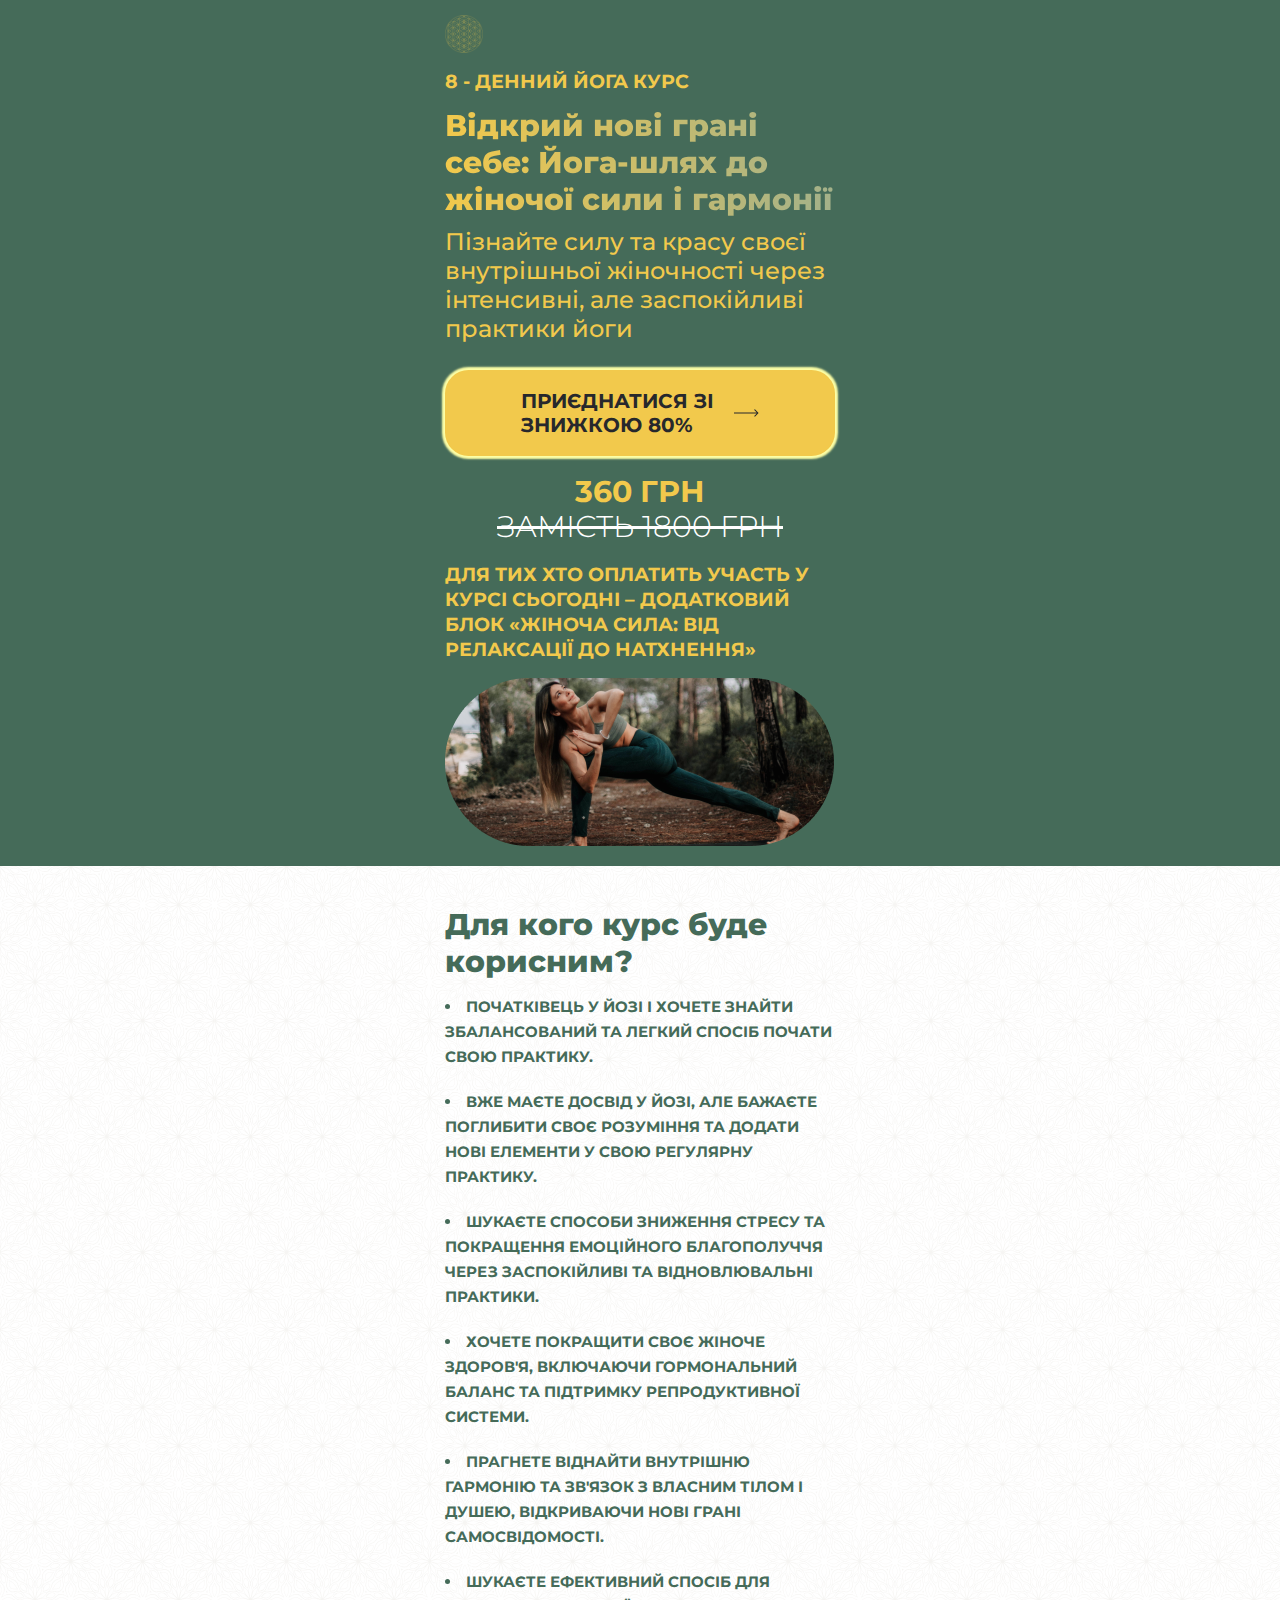
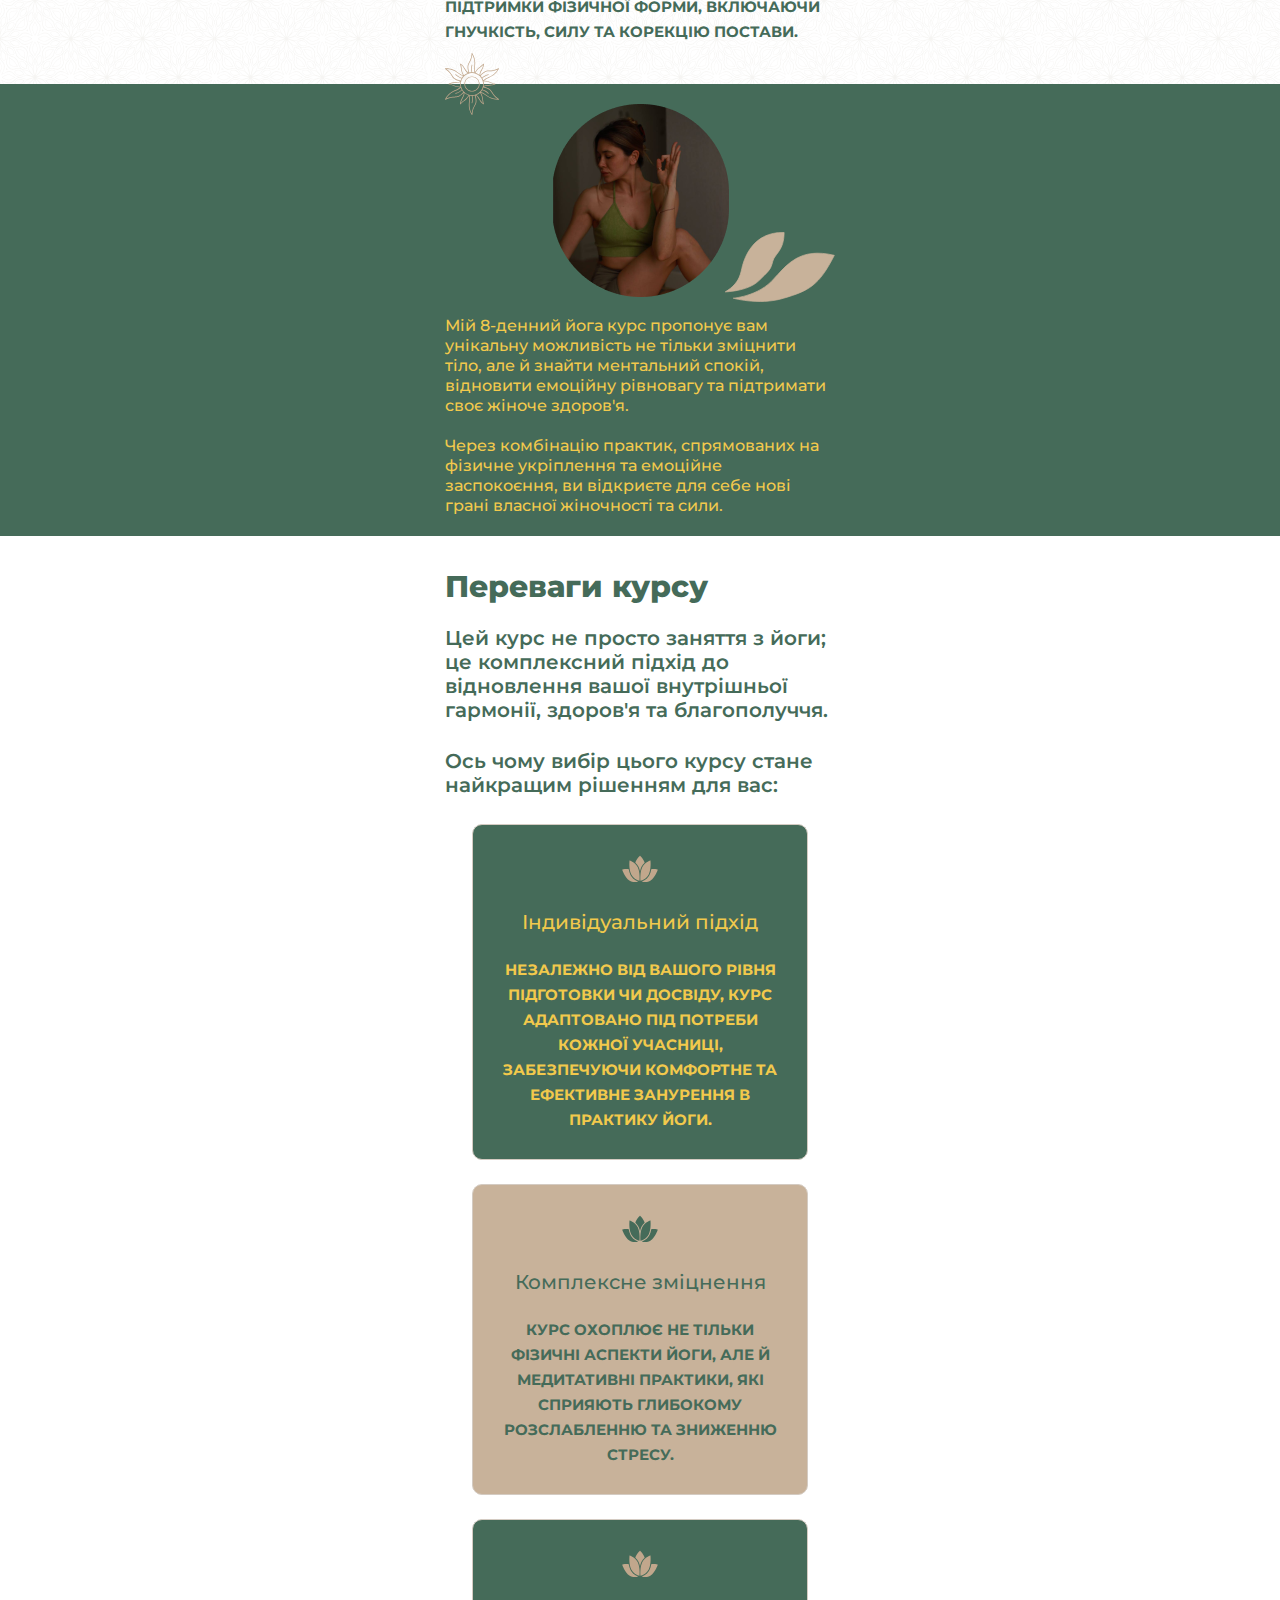
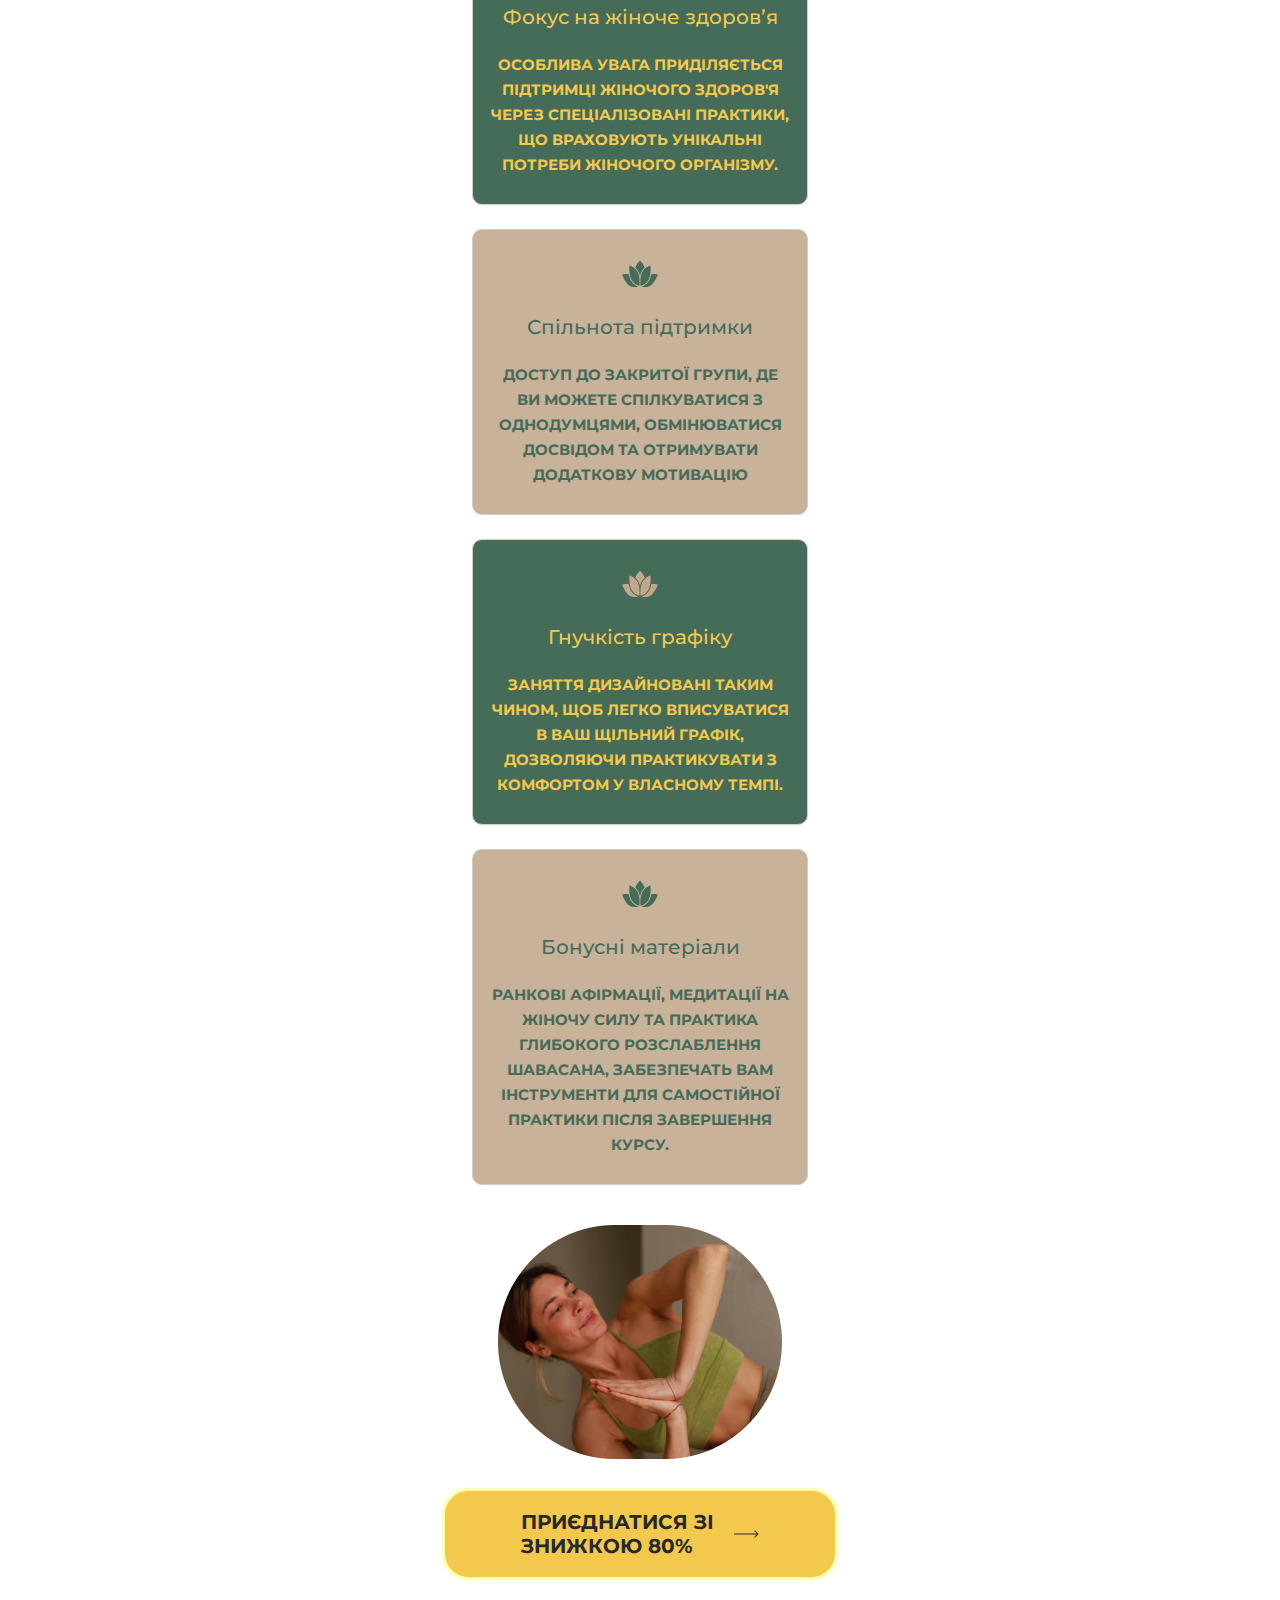
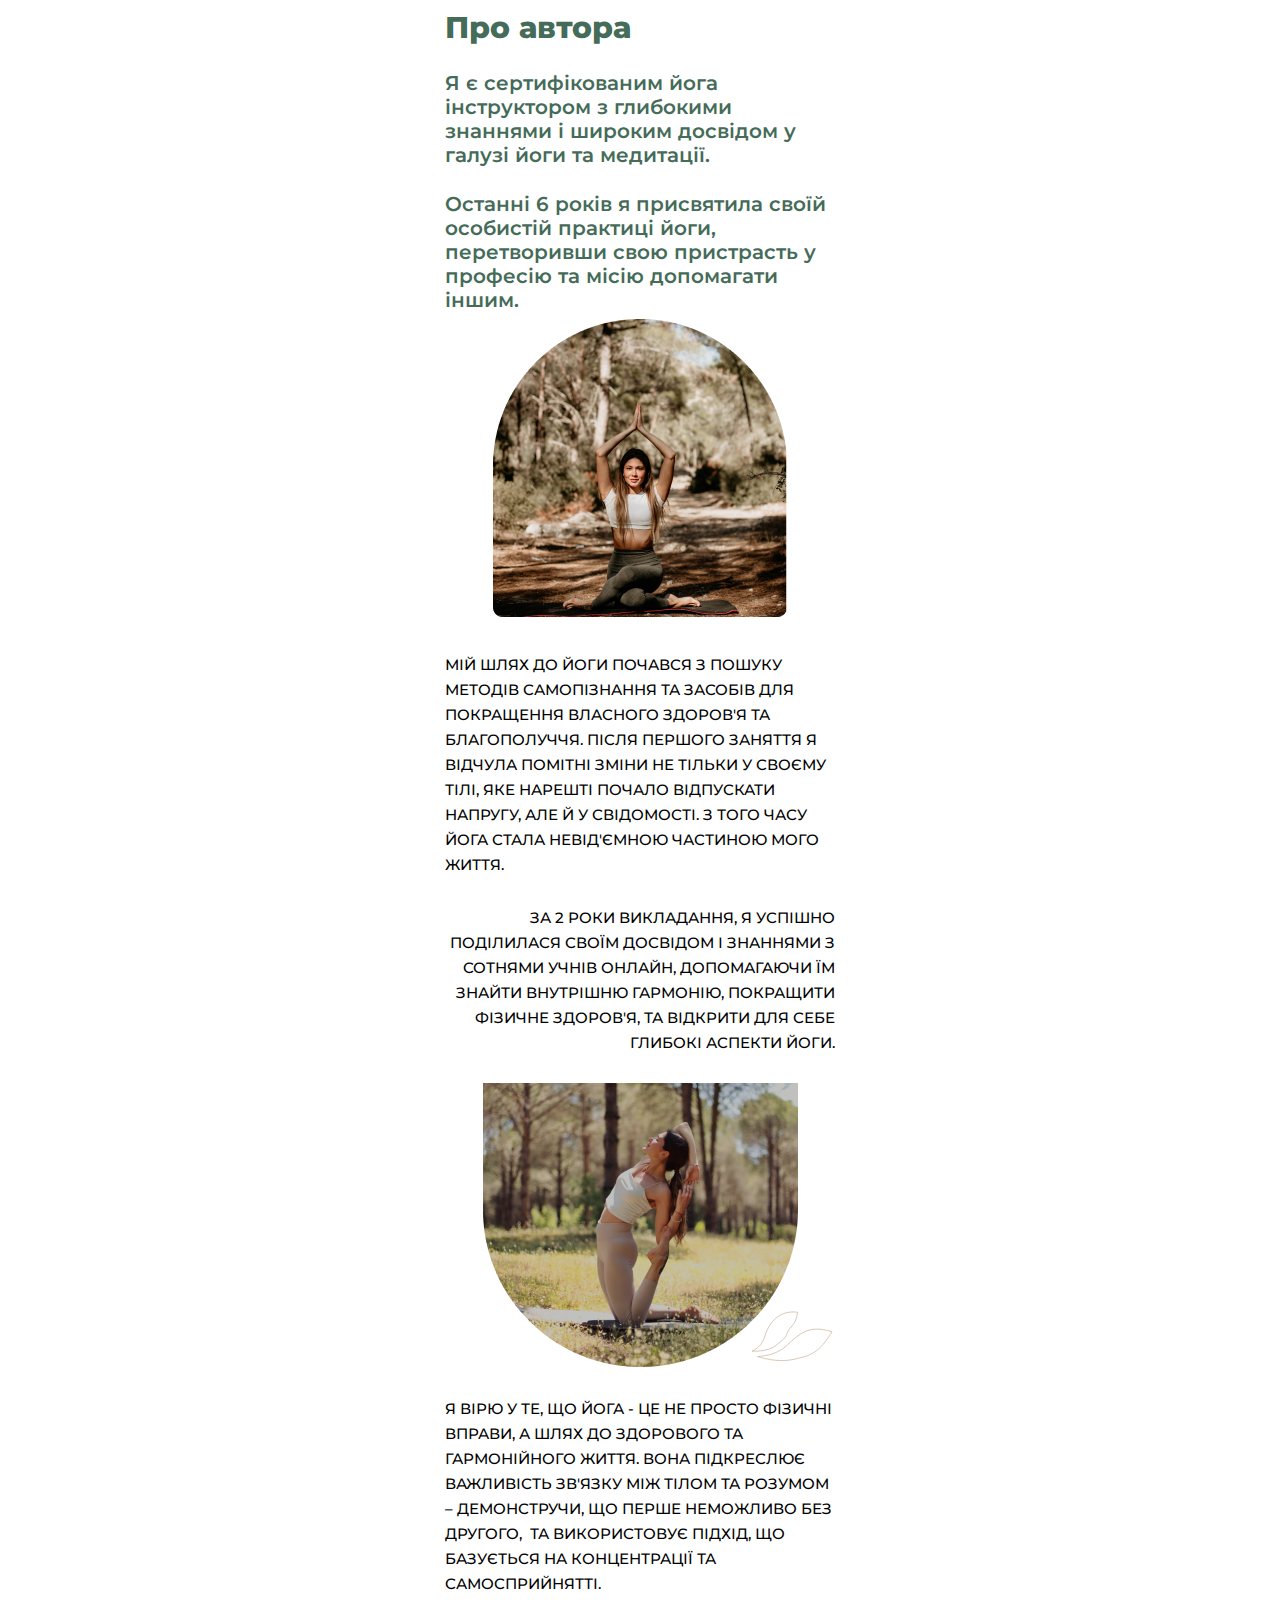
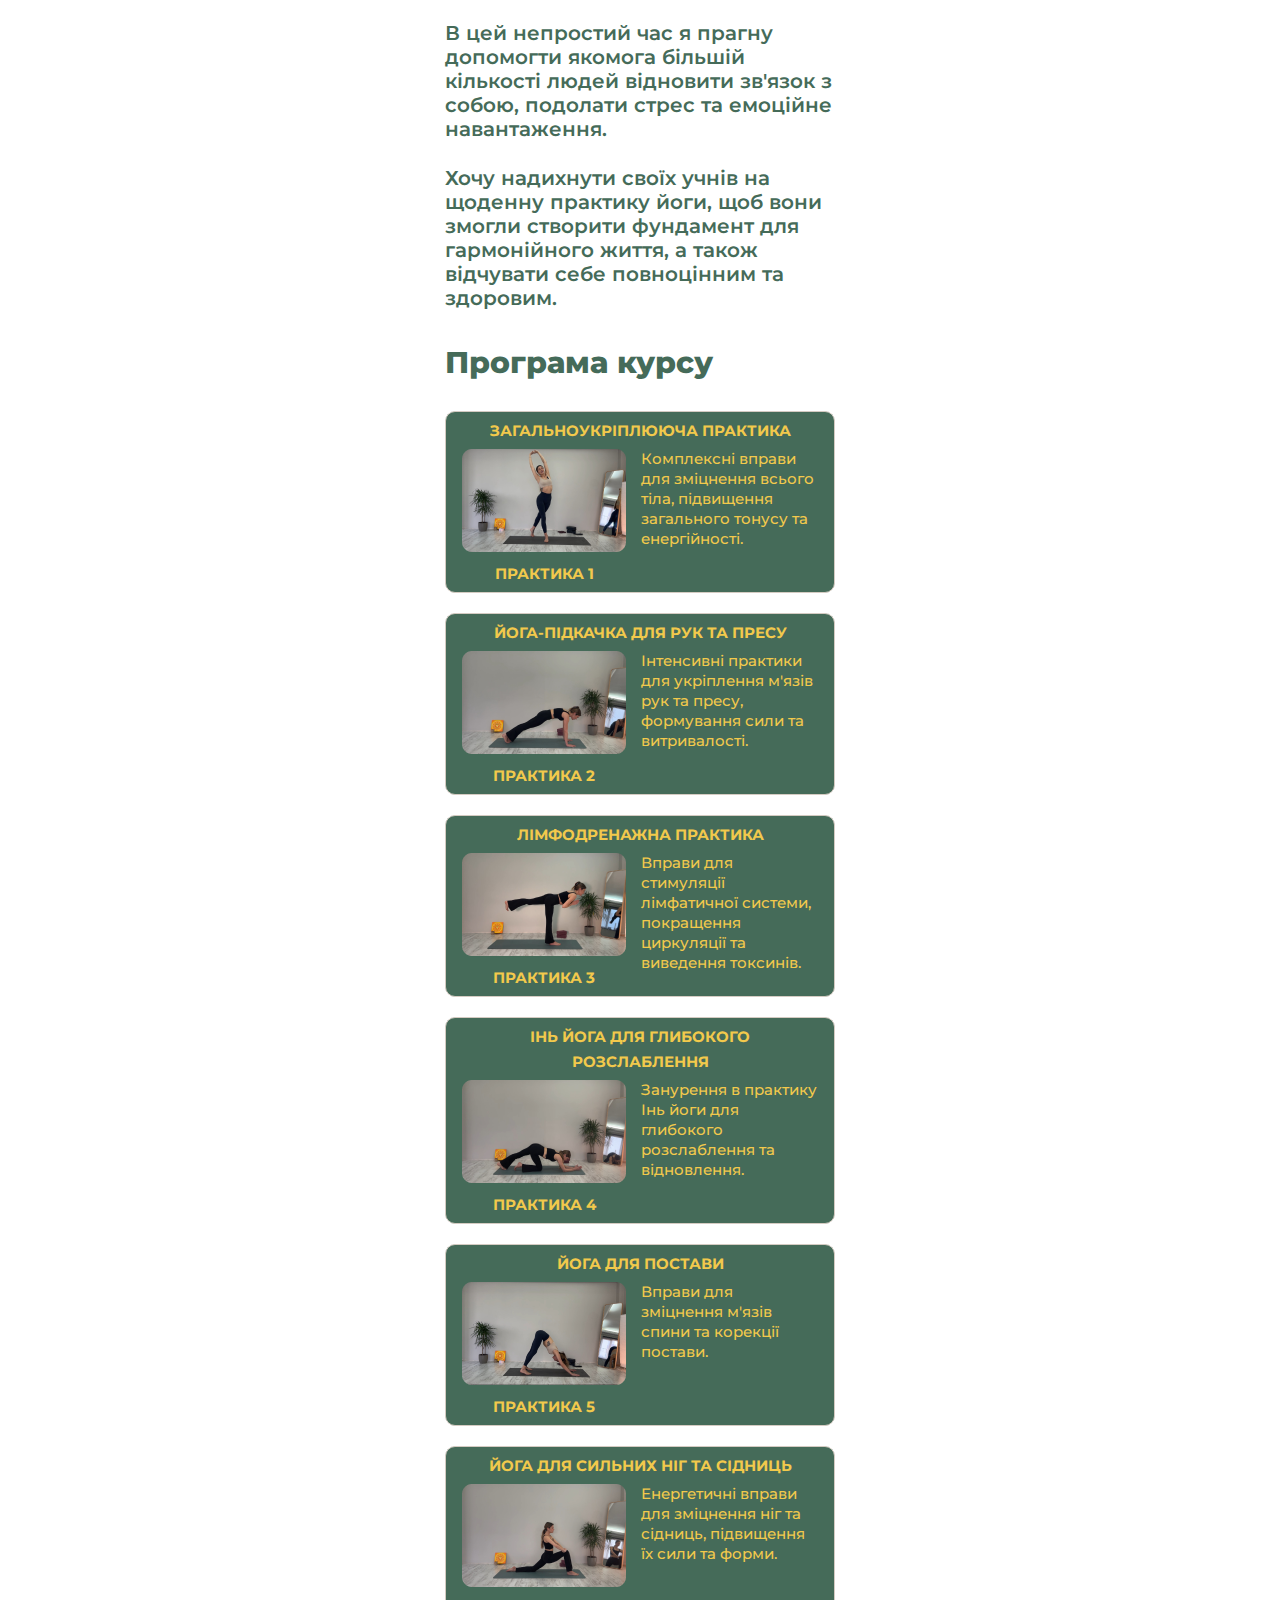
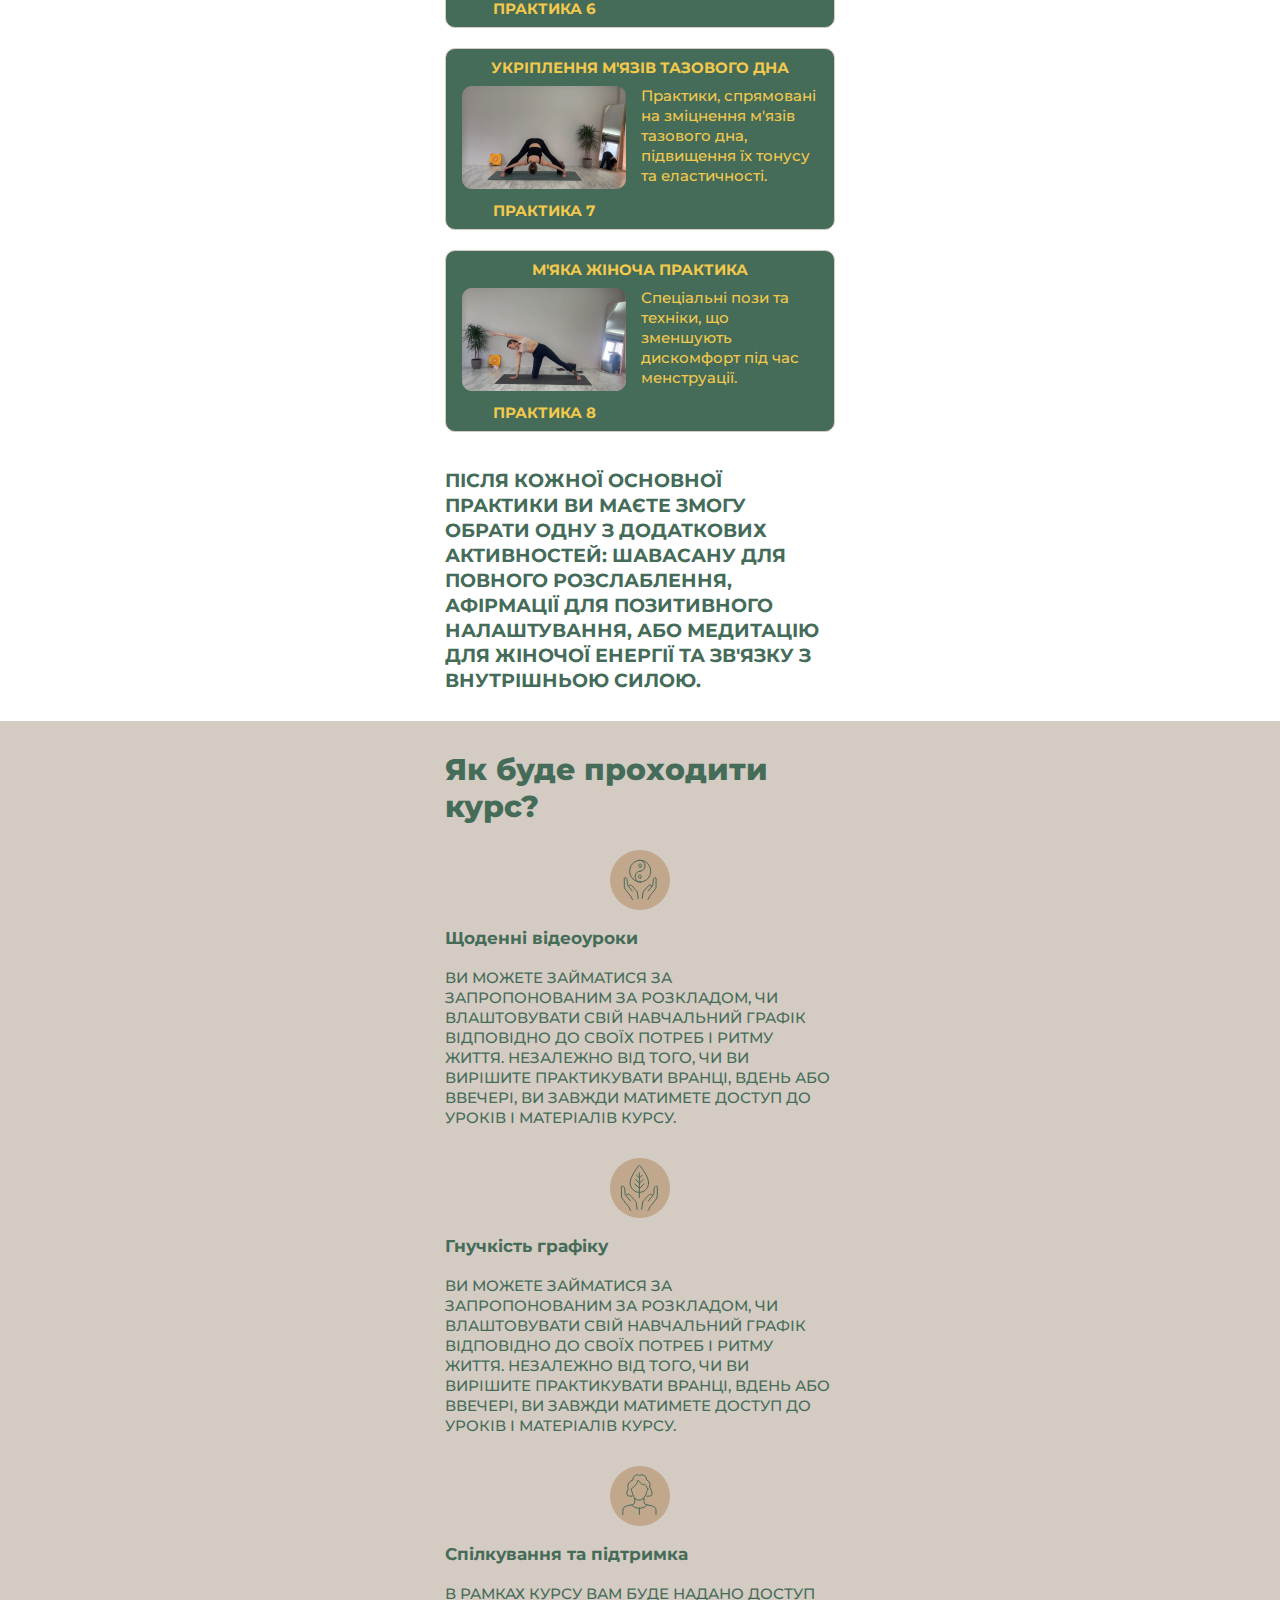
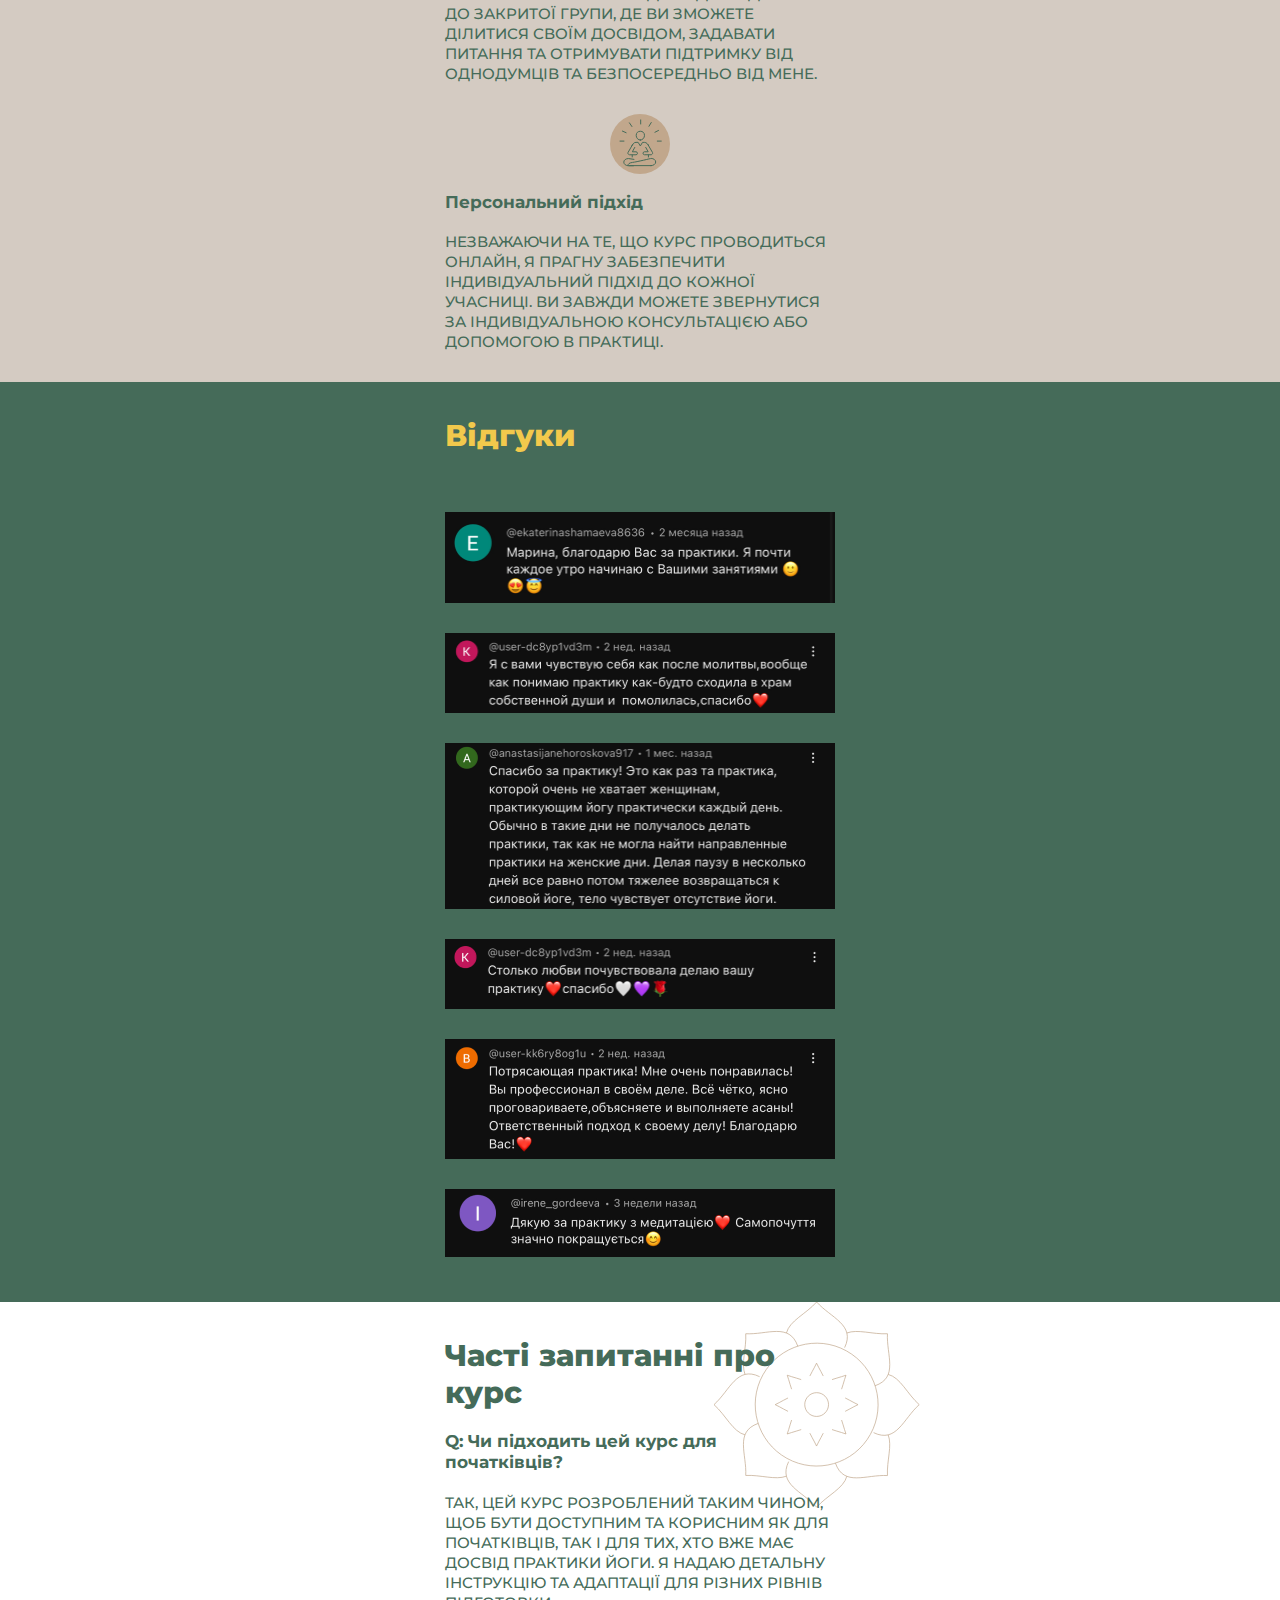
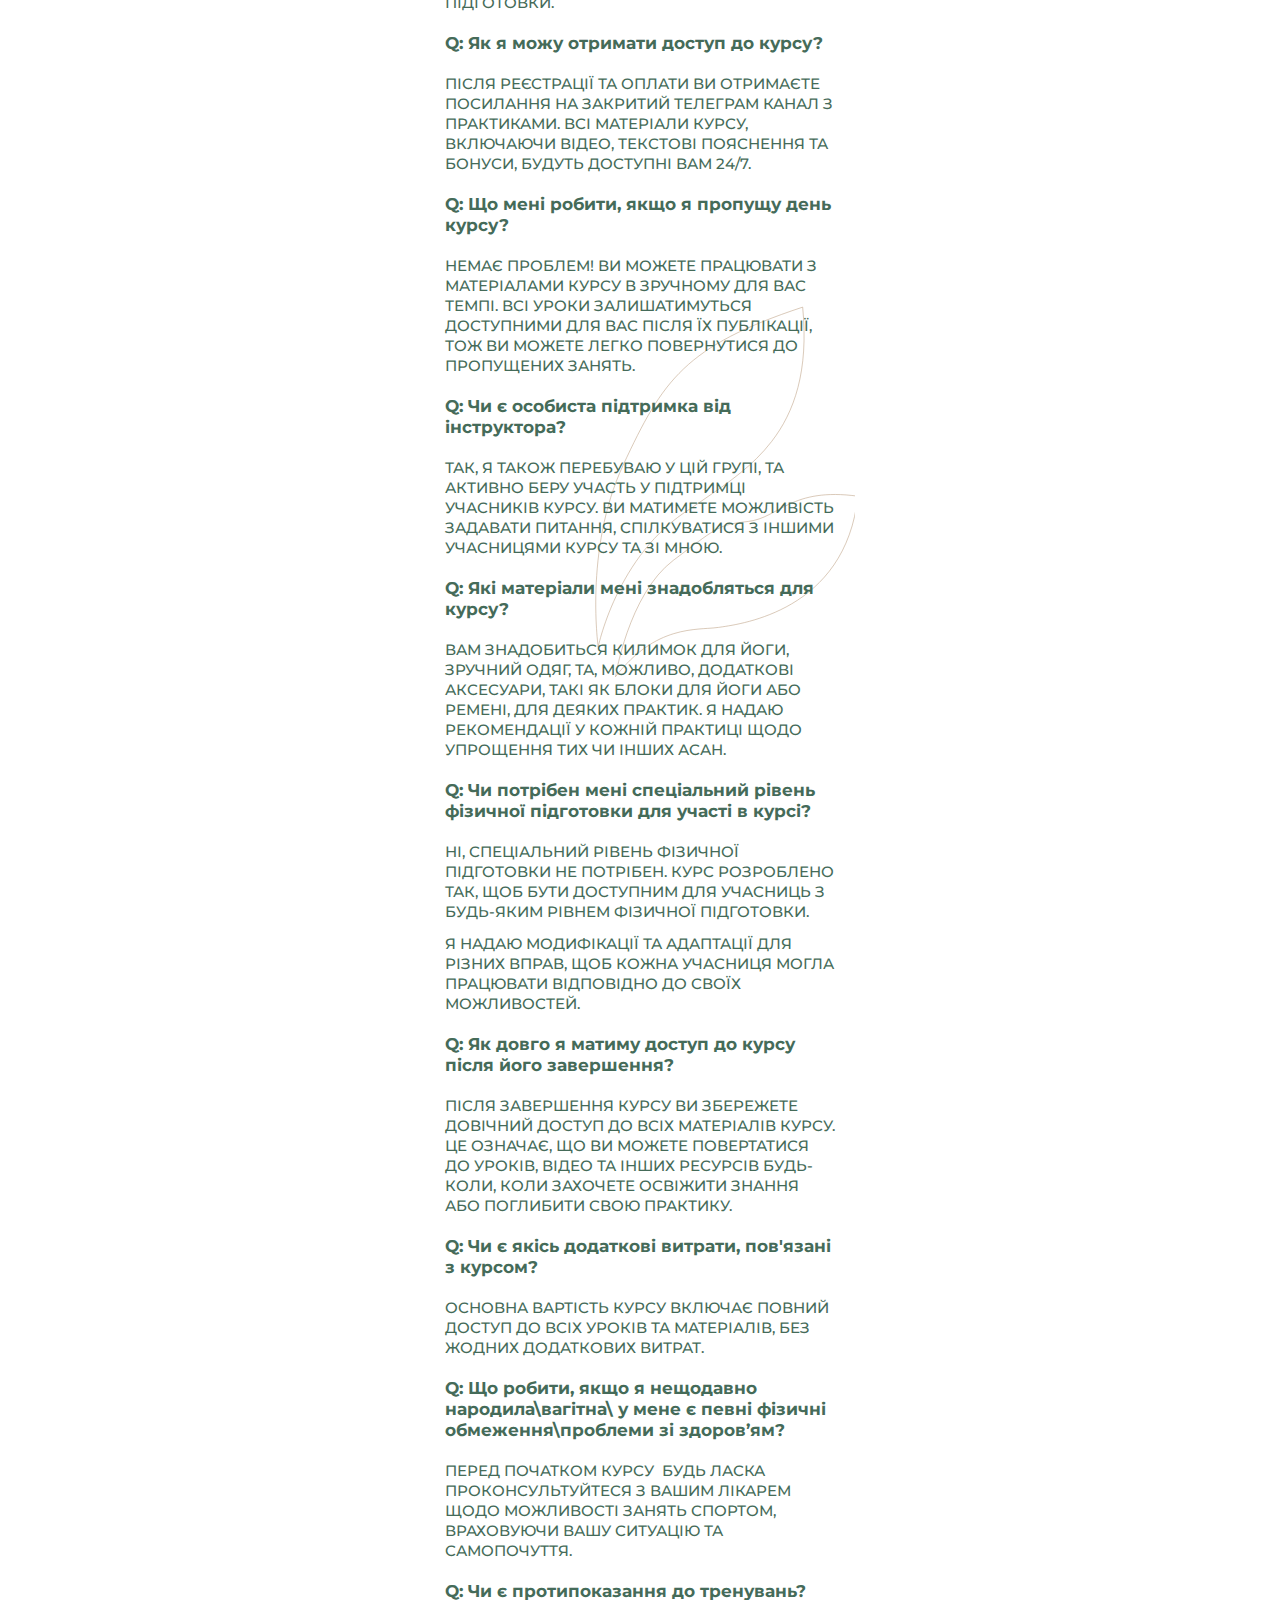
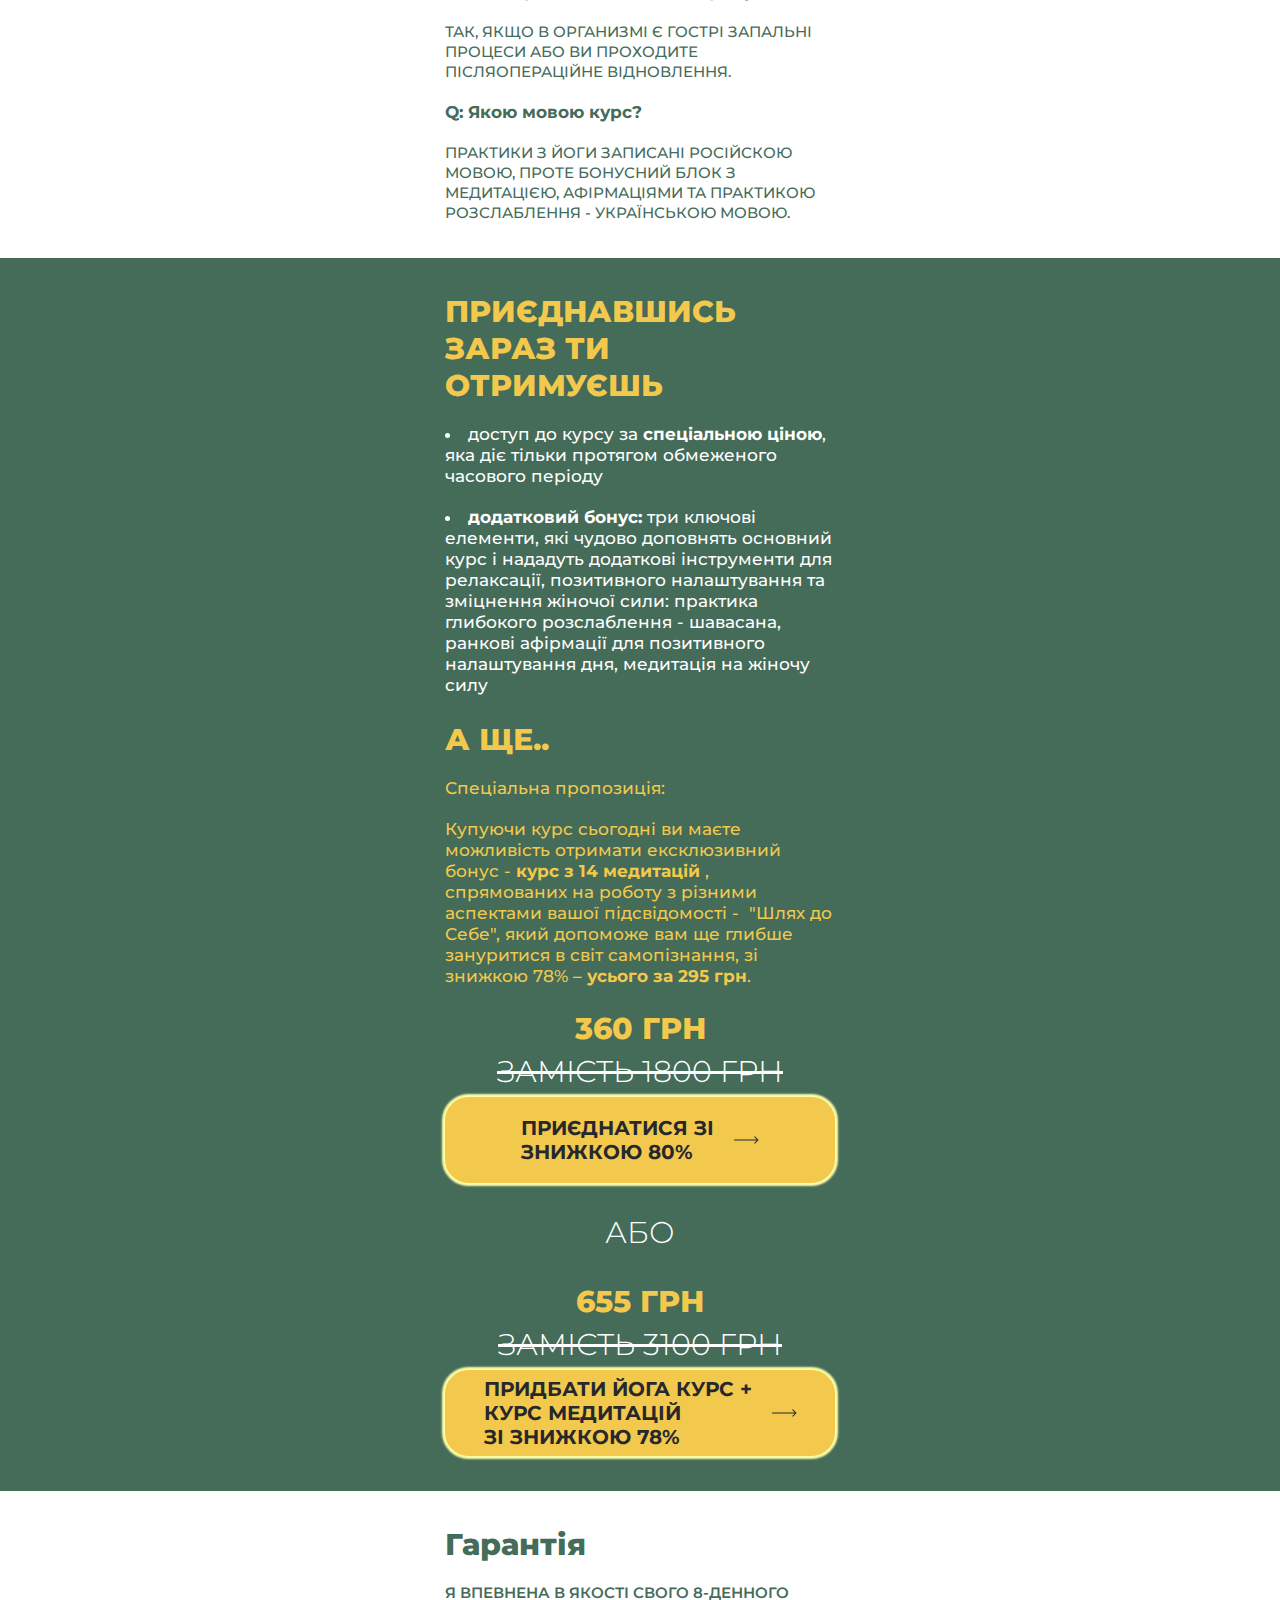
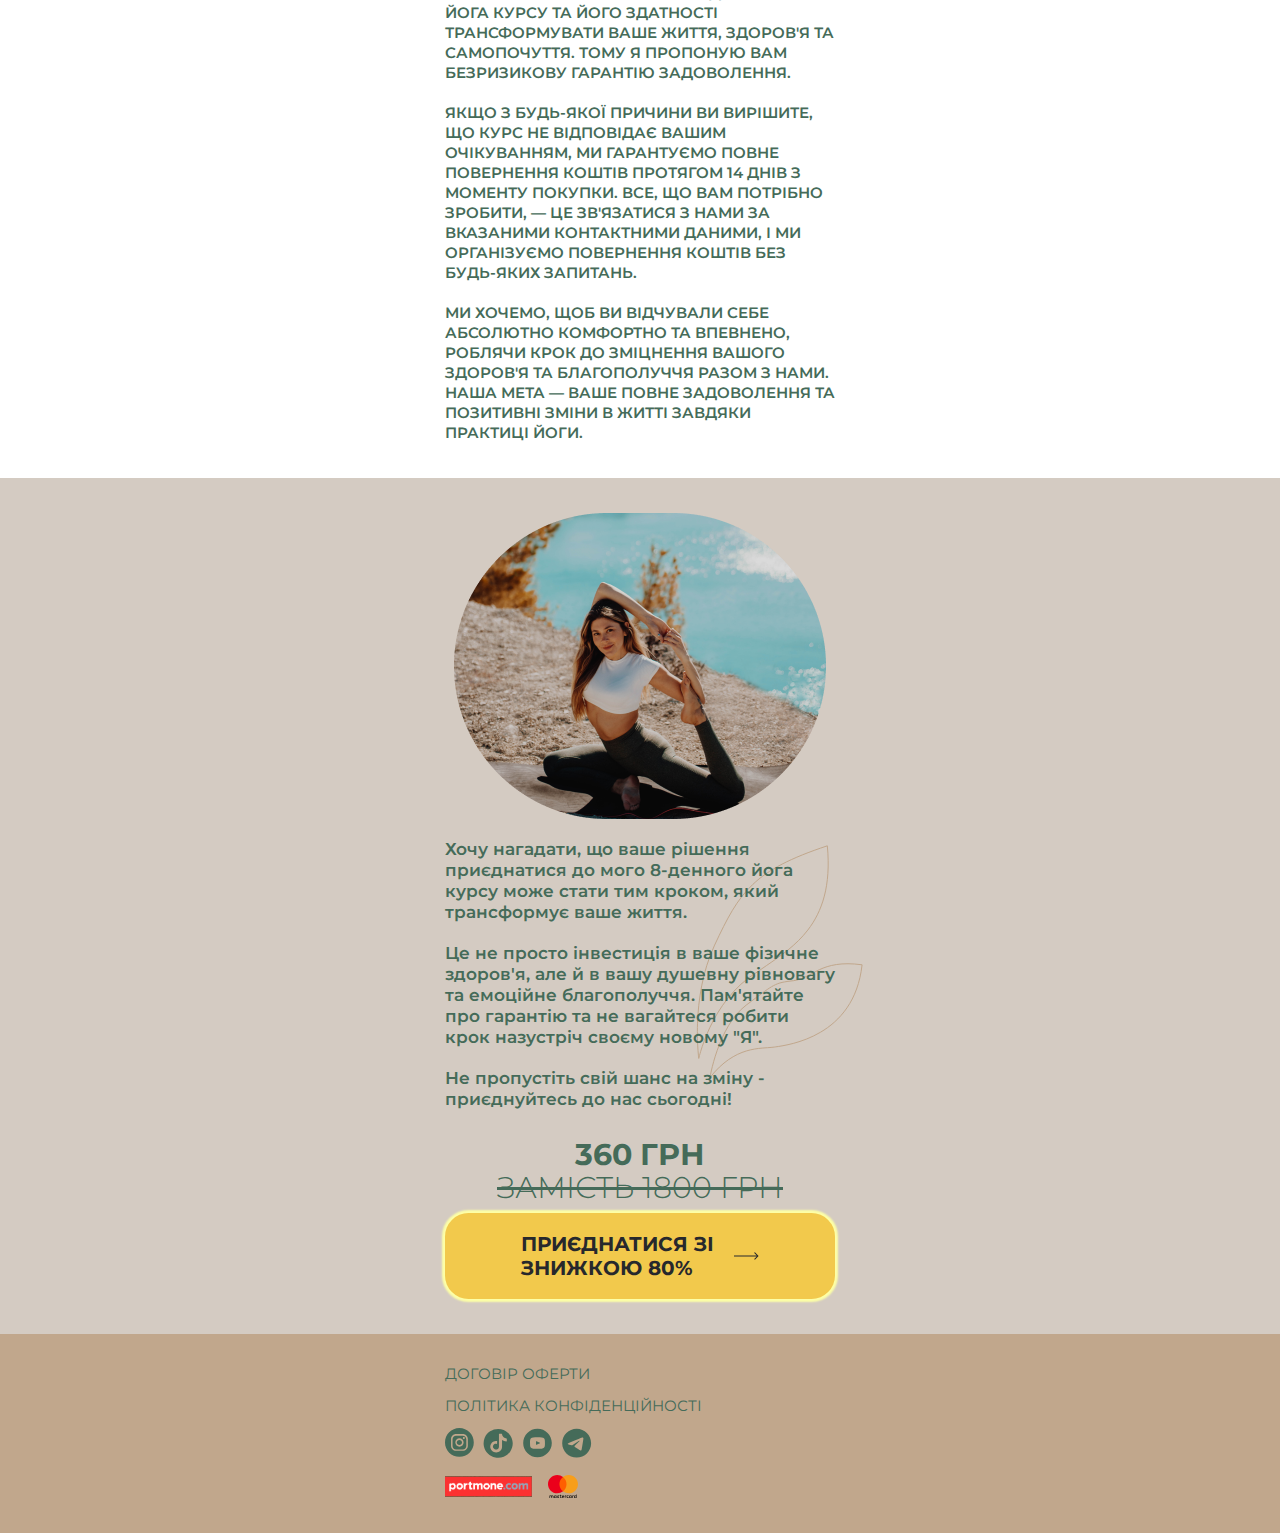
<file: index.html>
<!DOCTYPE html>
<html lang="en">
<head>
    <meta charset="UTF-8">
    <meta name="viewport" content="width=device-width, initial-scale=1.0">
    <title>Yoga Course</title>
    <!-- css link -->
    <link rel="stylesheet" href="./css/style.css">
    <!-- css link -->
    <link rel="icon" href="./images/logo/header_logo.svg">
    <!-- fonts -->
    <link rel="preconnect" href="https://fonts.googleapis.com">
    <link rel="preconnect" href="https://fonts.gstatic.com" crossorigin>
    <link href="https://fonts.googleapis.com/css2?family=Montserrat:ital,wght@0,100..900;1,100..900&display=swap" rel="stylesheet">
    <!-- fonts -->
</head>
<body>
    <div class="wrapper">

        <main>
            <!-- header -->
            <header>
                <div class="main_container">
                    <a href="/">
                        <img src="./images/logo/header_logo.svg" alt="">
                    </a>
                </div>
            </header>
            <!-- header -->

            <!-- home -->
            <section class="home">
                <div class="main_container">
                    <h6>
                        8 - денний йога курс
                    </h6>
                    <h5>
                        Відкрий нові грані себе: Йога-шлях до жіночої сили і гармонії
                    </h5>
                    <p>
                        Пізнайте силу та красу своєї внутрішньої жіночності через інтенсивні, але заспокійливі практики йоги
                    </p>
                    <a href="#" class="main_btn">
                        приєднатися зі<br> знижкою  80%
                        <img src="./images/icons/home_icon.svg" alt="">
                    </a>
                    <h4 class="two_title">
                        360 грн
                    </h4>
                    <del>
                        замість 1800 грн
                    </del>
                    <h6 class="under_title">
                        Для тих хто оплатить участь у курсі сьогодні – додатковий блок «Жіноча сила: від Релаксації до натхнення»
                    </h6>
                    <img class="home_img" src="./images/home_img.png" alt="">
                </div>
            </section>
            <!-- home -->
        </main>

        <!-- course -->
        <section class="course">
            <div class="main_container">
                <h6>
                    Для кого курс буде корисним?
                </h6>
                <ul>
                    <li>
                        Початківець у йозі і хочете знайти збалансований та легкий спосіб почати свою практику.
                    </li>
                    <li>
                        Вже маєте досвід у йозі, але бажаєте поглибити своє розуміння та додати нові елементи у свою регулярну практику.
                    </li>
                    <li>
                        Шукаєте способи зниження стресу 
                        та покращення емоційного
                        благополуччя через заспокійливі та
                        відновлювальні практики.
                    </li>
                    <li>
                        Хочете покращити своє жіноче
                        здоров'я, включаючи гормональний
                        баланс та підтримку репродуктивної системи.
                    </li>
                    <li>
                        Прагнете віднайти внутрішню
                        гармонію та зв'язок з власним тілом 
                        і душею, відкриваючи нові грані самосвідомості.
                    </li>
                    <li>
                        Шукаєте ефективний спосіб для
                        підтримки фізичної форми, включаючи гнучкість, силу та корекцію постави.
                    </li>
                </ul>
            </div>
        </section>
        <!-- course -->

        <!-- course_under -->
        <section class="course_under">
            <div class="main_container">
                <div class="course_under_img">
                    <img class="course_under_main_img" src="./images/./course_under_img.png" alt="">
                    <img class="course_under_main_icon" src="./images/icons/course_under_icon_two.svg" alt="">
                    <img class="course_position_icon" src="./images/icons/course_under_icon.svg" alt="">
                </div>
                <div class="course_text">
                    <p>
                        Мій 8-денний йога курс пропонує вам унікальну можливість не тільки зміцнити тіло, але й знайти ментальний спокій, відновити емоційну рівновагу та підтримати своє жіноче здоров'я. 
                    </p>
    
                    <p>
                        Через комбінацію практик, спрямованих на фізичне укріплення та емоційне заспокоєння, ви відкриєте для себе нові грані власної жіночності та сили.
                    </p>
                </div>
            </div>
        </section>
        <!-- course_under -->

        <!-- advantages_course -->
        <section class="advantages_course">
            <div class="main_container">
                <h6>
                    Переваги курсу
                </h6>
                <p>
                    Цей курс не просто заняття з йоги; це комплексний підхід до відновлення вашої внутрішньої гармонії, здоров'я та благополуччя. 
                </p>
                <p>
                    Ось чому вибір цього курсу стане найкращим рішенням для вас:
                </p>
                <div class="advantages_course_cards">
                    <div class="advantages_course_card green">
                        <img src="./images/icons/adventages_icon_one.svg" alt="">
                        <h5>
                            Індивідуальний підхід
                        </h5>
                        <p>
                            Незалежно від вашого рівня підготовки чи досвіду, курс адаптовано під потреби кожної учасниці, забезпечуючи комфортне та ефективне занурення в практику йоги.
                        </p>
                    </div>
                    <div class="advantages_course_card coral">
                        <img src="./images/icons/adventages_icon_two.svg" alt="">
                        <h5>
                            Комплексне зміцнення
                        </h5>
                        <p>
                            Курс охоплює не тільки фізичні аспекти йоги, але й медитативні практики, які сприяють глибокому розслабленню та зниженню стресу.
                        </p>
                    </div>
                    <div class="advantages_course_card green">
                        <img src="./images/icons/adventages_icon_one.svg" alt="">
                        <h5>
                            Фокус на жіноче здоров’я
                        </h5>
                        <p>
                            Особлива увага приділяється підтримці жіночого здоров'я через спеціалізовані практики, що враховують унікальні потреби жіночого організму.
                        </p>
                    </div>
                    <div class="advantages_course_card coral">
                        <img src="./images/icons/adventages_icon_two.svg" alt="">
                        <h5>
                            Спільнота підтримки
                        </h5>
                        <p>
                            Доступ до закритої групи, де ви можете спілкуватися з однодумцями, обмінюватися досвідом та отримувати додаткову мотивацію
                        </p>
                    </div>
                    <div class="advantages_course_card green">
                        <img src="./images/icons/adventages_icon_one.svg" alt="">
                        <h5>
                            Гнучкість графіку
                        </h5>
                        <p>
                            Заняття дизайновані таким чином, щоб легко      вписуватися в ваш щільний графік, дозволяючи практикувати з комфортом 
                            у власному темпі.
                        </p>
                    </div>
                    <div class="advantages_course_card coral">
                        <img src="./images/icons/adventages_icon_two.svg" alt="">
                        <h5>
                            Бонусні матеріали
                        </h5>
                        <p>
                            ранкові афірмації, медитації на жіночу силу та практика глибокого розслаблення Шавасана, забезпечать вам інструменти для самостійної практики після завершення курсу.
                        </p>
                    </div>
                </div>

                <div class="advantages_course_main_img">
                    <img src="./images/adventage_main_img.png" alt="">
                </div>

                <a href="#" class="main_btn">
                    приєднатися зі<br> знижкою  80%
                    <img src="./images/icons/home_icon.svg" alt="">
                </a>
            </div>
        </section>
        <!-- advantages_course -->

        <!-- author -->
        <section class="author">
            <div class="main_container">
                <div class="author_title">
                    <h6>
                        Про автора
                    </h6>
                    <p>
                        Я є сертифікованим йога інструктором з глибокими знаннями і широким досвідом у галузі йоги та медитації. 
                    </p>
                    <p>
                        Останні 6 років я присвятила своїй особистій практиці йоги, перетворивши свою пристрасть у професію та місію допомагати іншим.
                    </p>
                </div>
                <div class="author_card">
                    <img src="./images/author_img1.png" alt="">
                    <p>
                        Мій шлях до йоги почався з пошуку методів самопізнання та засобів для покращення власного здоров'я та благополуччя. Після першого заняття я відчула помітні зміни не тільки у своєму тілі, яке нарешті почало відпускати напругу, але й у свідомості. З того часу йога стала невід'ємною частиною мого життя.
                    </p>
                </div>

                <div class="author_card_two">
                    <p class="author_text_right">
                        За 2 роки викладання, я успішно поділилася своїм досвідом і знаннями з сотнями учнів онлайн, допомагаючи їм знайти внутрішню гармонію, покращити фізичне здоров'я, та відкрити для себе глибокі аспекти йоги.
                    </p>
                    <div class="author_card_img">
                        <img src="./images/author_img2.png" alt="">
                        <img class="author_icon" src="./images/icons/author_icon.svg" alt="">
                    </div>
                    <p>
                        Я вірю у те, що йога - це не просто фізичні вправи, а шлях до здорового та гармонійного життя. Вона підкреслює важливість зв'язку між тілом та розумом – демонстручи, що перше неможливо без другого,  та використовує підхід, що базується на концентрації та самосприйнятті.
                    </p>
                </div>

                <p>
                    В цей непростий час я прагну допомогти якомога більшій кількості людей відновити зв'язок з собою, подолати стрес та емоційне навантаження. 
                </p>
                <p>
                    Хочу надихнути своїх учнів на щоденну практику йоги, щоб вони змогли створити фундамент для гармонійного життя, а також відчувати себе повноцінним та здоровим.
                </p>
            </div>
        </section>
        <!-- author -->

        <!-- course_program -->
        <section class="course_program">
            <div class="main_container">
                <h6>
                    Програма курсу
                </h6>
                <div class="course_program_cards">
                    <div class="course_program_card">
                        <h5>
                            ЗагальноУкріплююча Практика
                        </h5>
                        <div class="course_program_card_in">
                            <div class="course_program_card_left">
                                <img src="./images/program1.png" alt="">
                                <h4>
                                    Практика  1
                                </h4>
                            </div>
                            <div class="course_program_card_right">
                                <p>
                                    Комплексні вправи для зміцнення всього тіла, підвищення загального тонусу та енергійності.
                                </p>
                            </div>
                        </div>
                    </div>
                    <div class="course_program_card">
                        <h5>
                            Йога-Підкачка для Рук та Пресу
                        </h5>
                        <div class="course_program_card_in">
                            <div class="course_program_card_left">
                                <img src="./images/program2.png" alt="">
                                <h4>
                                    Практика  2
                                </h4>
                            </div>
                            <div class="course_program_card_right">
                                <p>
                                    Інтенсивні практики для укріплення м'язів рук та пресу, формування сили 
                                    та витривалості.
                                </p>
                            </div>
                        </div>
                    </div>
                    <div class="course_program_card">
                        <h5>
                            Лімфодренажна Практика
                        </h5>
                        <div class="course_program_card_in">
                            <div class="course_program_card_left">
                                <img src="./images/program3.png" alt="">
                                <h4>
                                    Практика  3
                                </h4>
                            </div>
                            <div class="course_program_card_right">
                                <p>
                                    Вправи для стимуляції лімфатичної системи, покращення циркуляції та виведення токсинів.
                                </p>
                            </div>
                        </div>
                    </div>
                    <div class="course_program_card">
                        <h5>
                            Інь Йога для Глибокого Розслаблення
                        </h5>
                        <div class="course_program_card_in">
                            <div class="course_program_card_left">
                                <img src="./images/program4.png" alt="">
                                <h4>
                                    Практика  4
                                </h4>
                            </div>
                            <div class="course_program_card_right">
                                <p>
                                    Занурення в практику Інь йоги для глибокого розслаблення 
                                    та відновлення.
                                </p>
                            </div>
                        </div>
                    </div>
                    <div class="course_program_card">
                        <h5>
                            Йога для Постави
                        </h5>
                        <div class="course_program_card_in">
                            <div class="course_program_card_left">
                                <img src="./images/program5.png" alt="">
                                <h4>
                                    Практика  5
                                </h4>
                            </div>
                            <div class="course_program_card_right">
                                <p>
                                    Вправи для зміцнення м'язів спини та корекції постави.
                                </p>
                            </div>
                        </div>
                    </div>
                    <div class="course_program_card">
                        <h5>
                            Йога для Сильних Ніг та Сідниць
                        </h5>
                        <div class="course_program_card_in">
                            <div class="course_program_card_left">
                                <img src="./images/program6.png" alt="">
                                <h4>
                                    Практика  6
                                </h4>
                            </div>
                            <div class="course_program_card_right">
                                <p>
                                    Енергетичні вправи для зміцнення ніг та сідниць, підвищення 
                                    їх сили та форми.
                                </p>
                            </div>
                        </div>
                    </div>
                    <div class="course_program_card">
                        <h5>
                            Укріплення М'язів Тазового Дна
                        </h5>
                        <div class="course_program_card_in">
                            <div class="course_program_card_left">
                                <img src="./images/program7.png" alt="">
                                <h4>
                                    Практика  7
                                </h4>
                            </div>
                            <div class="course_program_card_right">
                                <p>
                                    Практики, спрямовані на зміцнення м'язів тазового дна, підвищення їх тонусу та еластичності.
                                </p>
                            </div>
                        </div>
                    </div>
                    <div class="course_program_card">
                        <h5>
                            М'яка жіноча Практика
                        </h5>
                        <div class="course_program_card_in">
                            <div class="course_program_card_left">
                                <img src="./images/program8.png" alt="">
                                <h4>
                                    Практика  8
                                </h4>
                            </div>
                            <div class="course_program_card_right">
                                <p>
                                    Спеціальні пози та техніки, що зменшують дискомфорт під час менструації.
                                </p>
                            </div>
                        </div>
                    </div>
                </div>
                
                <div class="course_program_bottom">
                    <p>
                        Після кожної основної практики ви маєте змогу обрати одну з додаткових активностей: шавасану для повного розслаблення, афірмації для позитивного налаштування, або медитацію для жіночої енергії та зв'язку 
                        з внутрішньою силою.
                    </p>
                </div>
            </div>
        </section>
        <!-- course_program -->

        <!-- pass_well -->
        <section class="pass_well">
            <div class="main_container">
                <h6>
                    Як буде проходити курс?
                </h6>
                <div class="pass_well_cards">
                    <div class="pass_well_card">
                        <img src="./images/icons/pass_well_icon1.svg" alt="">
                        <h6>
                            Щоденні відеоуроки
                        </h6>
                        <p>
                            Ви можете займатися за запропонованим за розкладом, 
                            чи влаштовувати свій навчальний графік відповідно до своїх потреб 
                            і ритму життя. Незалежно від того, чи ви вирішите практикувати      вранці, вдень або ввечері, ви завжди матимете доступ до уроків і матеріалів курсу.
                        </p>
                    </div>
                    <div class="pass_well_card">
                        <img src="./images/icons/pass_well_icon2.svg" alt="">
                        <h6>
                            Гнучкість графіку
                        </h6>
                        <p>
                            Ви можете займатися за запропонованим за розкладом, 
                            чи влаштовувати свій навчальний графік відповідно до своїх потреб 
                            і ритму життя. Незалежно від того, чи ви вирішите практикувати      вранці, вдень або ввечері, ви завжди матимете доступ до уроків і матеріалів курсу.
                        </p>
                    </div>
                    <div class="pass_well_card">
                        <img src="./images/icons/pass_well_icon3.svg" alt="">
                        <h6>
                            Спілкування та підтримка
                        </h6>
                        <p>
                            В рамках курсу вам буде надано доступ до закритої групи, де ви      зможете ділитися своїм досвідом, задавати питання та отримувати підтримку від однодумців та безпосередньо від мене.
                        </p>
                    </div>
                    <div class="pass_well_card">
                        <img src="./images/icons/pass_well_icon4.svg" alt="">
                        <h6>
                            Персональний підхід
                        </h6>
                        <p>
                            Незважаючи на те, що курс проводиться онлайн, я прагну забезпечити індивідуальний підхід до кожної учасниці. Ви завжди можете звернутися за індивідуальною консультацією або допомогою в практиці.
                        </p>
                    </div>
                </div>
            </div>
        </section>
        <!-- pass_well -->

        <!-- vidguki -->
        <section class="vidguki">
            <div class="main_container">
                <h6>
                    Відгуки 
                </h6>
                <div class="vidguki_cards">
                    <img src="./images/vidkuki_1.png" alt="">
                    <img src="./images/vidkuki_2.png" alt="">
                    <img src="./images/vidkuki_3.png" alt="">
                    <img src="./images/vidkuki_4.png" alt="">
                    <img src="./images/vidkuki_5.png" alt="">
                    <img src="./images/vidkuki_6.png" alt="">
                </div>
            </div>
        </section>
        <!-- vidguki -->

        <!-- powered -->
        <section class="powered">
            <div class="main_container">
                <img class="powered_icon_top" src="./images/icons/powered_icon.svg" alt="">
                <img class="powered_icon_center" src="./images/icons/powered_icon2.svg" alt="">
                <h6>
                    Часті запитанні про курс
                </h6>
                <div class="powered_cards">
                    <div class="powered_card">
                        <h6>
                            Q: Чи підходить цей курс для початківців?
                        </h6>
                        <p>
                            Так, цей курс розроблений таким чином, щоб бути доступним та корисним як для початківців, так і для тих, хто вже має досвід практики йоги. Я надаю детальну інструкцію та адаптації для різних рівнів підготовки.
                        </p>
                    </div>
                    <div class="powered_card">
                        <h6>
                            Q: Як я можу отримати доступ до курсу?
                        </h6>
                        <p>
                            Після реєстрації та оплати ви отримаєте посилання на закритий телеграм канал з практиками. Всі матеріали курсу, включаючи відео, текстові пояснення та бонуси, будуть доступні вам 24/7.
                        </p>
                    </div>
                    <div class="powered_card">
                        <h6>
                            Q: Що мені робити, якщо я пропущу 
                            день курсу?
                        </h6>
                        <p>
                            Немає проблем! Ви можете працювати з матеріалами курсу в зручному для вас темпі. Всі уроки залишатимуться доступними для вас після їх публікації, тож ви можете легко повернутися до пропущених занять.
                        </p>
                    </div>
                    <div class="powered_card">
                        <h6>
                            Q: Чи є особиста підтримка від 
                            інструктора?
                        </h6>
                        <p>
                            Так, я також перебуваю у цій групі, 
                            та активно беру участь у підтримці учасників курсу. Ви матимете можливість задавати питання, спілкуватися з іншими учасницями курсу та зі мною.
                        </p>
                    </div>
                    <div class="powered_card">
                        <h6>
                            Q: Які матеріали мені знадобляться 
                            для курсу?
                        </h6>
                        <p>
                            Вам знадобиться килимок для йоги, зручний одяг, та, можливо, додаткові аксесуари, такі як блоки для йоги або ремені, для деяких практик. Я надаю рекомендації у кожній практиці щодо упрощення тих чи інших асан.
                        </p>
                    </div>
                    <div class="powered_card">
                        <h6>
                            Q: Чи потрібен мені спеціальний рівень 
                            фізичної підготовки для участі в курсі?
                        </h6>
                        <p>
                            Ні, спеціальний рівень фізичної підготовки не потрібен. Курс розроблено так, щоб бути доступним для учасниць 
                            з будь-яким рівнем фізичної підготовки. 
                        </p>
                        <p>
                            Я надаю модифікації та адаптації для різних вправ, щоб кожна учасниця 
                            могла працювати відповідно до своїх можливостей.
                        </p>
                    </div>
                    <div class="powered_card">
                        <h6>
                            Q: Як довго я матиму доступ до курсу 
                            після його завершення?
                        </h6>
                        <p>
                            Після завершення курсу ви збережете довічний доступ до всіх матеріалів курсу. Це означає, що ви можете повертатися до уроків, відео та інших ресурсів будь-коли, коли захочете освіжити знання або поглибити свою практику.
                        </p>
                    </div>
                    <div class="powered_card">
                        <h6>
                            Q: Чи є якісь додаткові витрати, 
                            пов'язані з курсом?
                        </h6>
                        <p>
                            Основна вартість курсу включає повний доступ до всіх уроків та матеріалів, без жодних додаткових витрат.
                        </p>
                    </div>
                    <div class="powered_card">
                        <h6>
                            Q: Що робити, якщо я нещодавно 
                            народила\вагітна\ у мене є певні фізичні 
                            обмеження\проблеми зі здоров’ям?
                        </h6>
                        <p>
                            Перед початком курсу  будь ласка проконсультуйтеся з вашим лікарем щодо можливості занять спортом, враховуючи вашу ситуацію та самопочуття.
                        </p>
                    </div>
                    <div class="powered_card">
                        <h6>
                            Q: Чи є протипоказання до тренувань?
                        </h6>
                        <p>
                            Так, якщо в организмі є гострі запальні процеси або ви проходите післяопераційне відновлення.
                        </p>
                    </div>
                    <div class="powered_card">
                        <h6>
                            Q: Якою мовою курс?
                        </h6>
                        <p>
                            Практики з йоги записані російскою мовою, проте бонусний блок з медитацією, афірмаціями та практикою розслаблення - українською мовою.
                        </p>
                    </div>
                </div>
            </div>
        </section>
        <!-- powered -->

        <!-- tired -->
        <section class="tired">
            <div class="main_container">
                <h6>
                    приєднавшись зараз ти отримуєшь
                </h6>
                <ul>
                    <li>
                        доступ до курсу за <b>спеціальною ціною</b>, яка діє тільки протягом обмеженого часового періоду
                    </li>
                    <li>
                        <b>додатковий бонус:</b> три ключові
                        елементи, які чудово доповнять основний курс і нададуть додаткові інструменти для релаксації, позитивного налаштування 
                        та зміцнення жіночої сили: практика глибокого розслаблення - шавасана, ранкові афірмації для позитивного налаштування дня, медитація на жіночу силу
                    </li>
                </ul>
                <h6>
                    а ще..
                </h6>
                <p>
                    <span>
                        Спеціальна пропозиція: 
                    </span>
                    Купуючи курс сьогодні ви маєте можливість отримати ексклюзивний бонус - <b>курс з 14 медитацій</b> , спрямованих на роботу з різними аспектами вашої підсвідомості -  "Шлях до Себе", який допоможе вам ще глибше зануритися в світ самопізнання, зі знижкою 78% – <b>усього за 295 грн</b>.
                </p>
                <div class="tired_cards">
                    <div class="tired_card">
                        <h6>
                            360 грн
                        </h6>
                        <del>
                            замість 1800 грн
                        </del>
                        <a href="#" class="main_btn">
                            приєднатися зі<br> знижкою  80%
                            <img src="./images/icons/home_icon.svg" alt="">
                        </a>
                    </div>
                    <h5>
                        або
                    </h5>
                    <div class="tired_card">
                        <h6>
                            655 грн
                        </h6>
                        <del>
                            замість 3100 грн
                        </del>
                        <a href="#" class="main_btn">
                            придбати йога курс + <br>
                            курс медитацій <br>
                            зі знижкою 78%
                            <img src="./images/icons/home_icon.svg" alt="">
                        </a>
                    </div>
                </div>
            </div>
        </section>
        <!-- tired -->

        <!-- warranty -->
        <section class="warranty">
            <div class="main_container">
                <h6>
                    Гарантія
                </h6>
                <p>
                    Я впевнена в якості свого 8-денного йога курсу та його здатності трансформувати ваше життя, здоров'я та самопочуття. Тому я пропоную вам безризикову гарантію задоволення.
                </p>
                <p>
                    Якщо з будь-якої причини ви вирішите, що курс не відповідає вашим очікуванням, ми гарантуємо повне повернення коштів протягом 14 днів з моменту покупки. Все, що вам потрібно зробити, — це зв'язатися з нами за вказаними контактними даними, і ми організуємо повернення коштів без будь-яких запитань.
                </p>
                <p>
                    Ми хочемо, щоб ви відчували себе абсолютно комфортно та впевнено, роблячи крок до зміцнення вашого здоров'я та благополуччя разом з нами. Наша мета — ваше повне задоволення та позитивні зміни в житті завдяки практиці йоги.
                </p>
            </div>
        </section>
        <!-- warranty -->

        <!-- yogo_bottom -->
        <section class="yogo_bottom">
            <div class="main_container">
                <img src="./images/yogo.png" alt="">
                <ul>
                    <img src="./images/icons/yogo_bottom_icon.svg" alt="">
                    <li>
                        Хочу нагадати, що ваше рішення приєднатися до мого 8-денного йога курсу може стати тим кроком, який трансформує ваше життя. 
                    </li>
                    <li>
                        Це не просто інвестиція в ваше фізичне здоров'я, але й в вашу душевну рівновагу та емоційне благополуччя.
                        Пам'ятайте про гарантію та не вагайтеся робити крок назустріч своєму новому "Я".
                    </li>
                    <li>
                        Не пропустіть свій шанс на зміну - приєднуйтесь до нас сьогодні!
                    </li>
                </ul>
                <div class="yogo_bottom_in">
                    <h6>
                        360 грн
                    </h6>
                    <del>
                        замість 1800 грн
                    </del>
                    <a href="#" class="main_btn">
                        приєднатися зі<br> 
                        знижкою  80%
                        <img src="./images/icons/home_icon.svg" alt="">
                    </a>
                </div>
            </div>
        </section>
        <!-- yogo_bottom -->
        
        <!-- footer -->
        <footer>
            <div class="main_container">
                <ul>
                    <li>
                        <a href="#">
                            Договір оферти
                        </a>
                    </li>
                    <li>
                        <a href="./policy.html">
                            політика конфіденційності 
                        </a>
                    </li>
                    <li class="social_media">
                        <a href="https://www.instagram.com/iamsubmarina?igsh=enVpdWU2dzV4dDZ6&utm_source=qr">
                            <img src="./images/icons/instagram_icon.svg" alt="">
                        </a>
                        <a href="https://www.tiktok.com/@iam_submarina?_t=8kOhA2ic52b&_r=1">
                            <img src="./images/icons/tiktok_icon.svg" alt="">
                        </a>
                        <a href="https://youtube.com/@submarina_yoga?si=GB5rxy64LJcGVUxs">
                            <img src="./images/icons/youtube_icon.svg" alt="">
                        </a>
                        <a href="https://t.me/soulss_way">
                            <img src="./images/icons/telegram_icon.svg" alt="">
                        </a>
                    </li>
                    <li class="pay">
                        <a href="https://www.portmone.com.ua/">
                            <img src="./images/icons/portnome_icon.svg" alt="">
                        </a>
                        <a href="https://www.mastercard.ru/ru-ru.html">
                            <img src="./images/icons/mastercard_icon.svg" alt="">
                        </a>
                    </li>
                </ul>
            </div>
        </footer>
        <!-- footer -->
    </div>

</body>
</html>
</file>
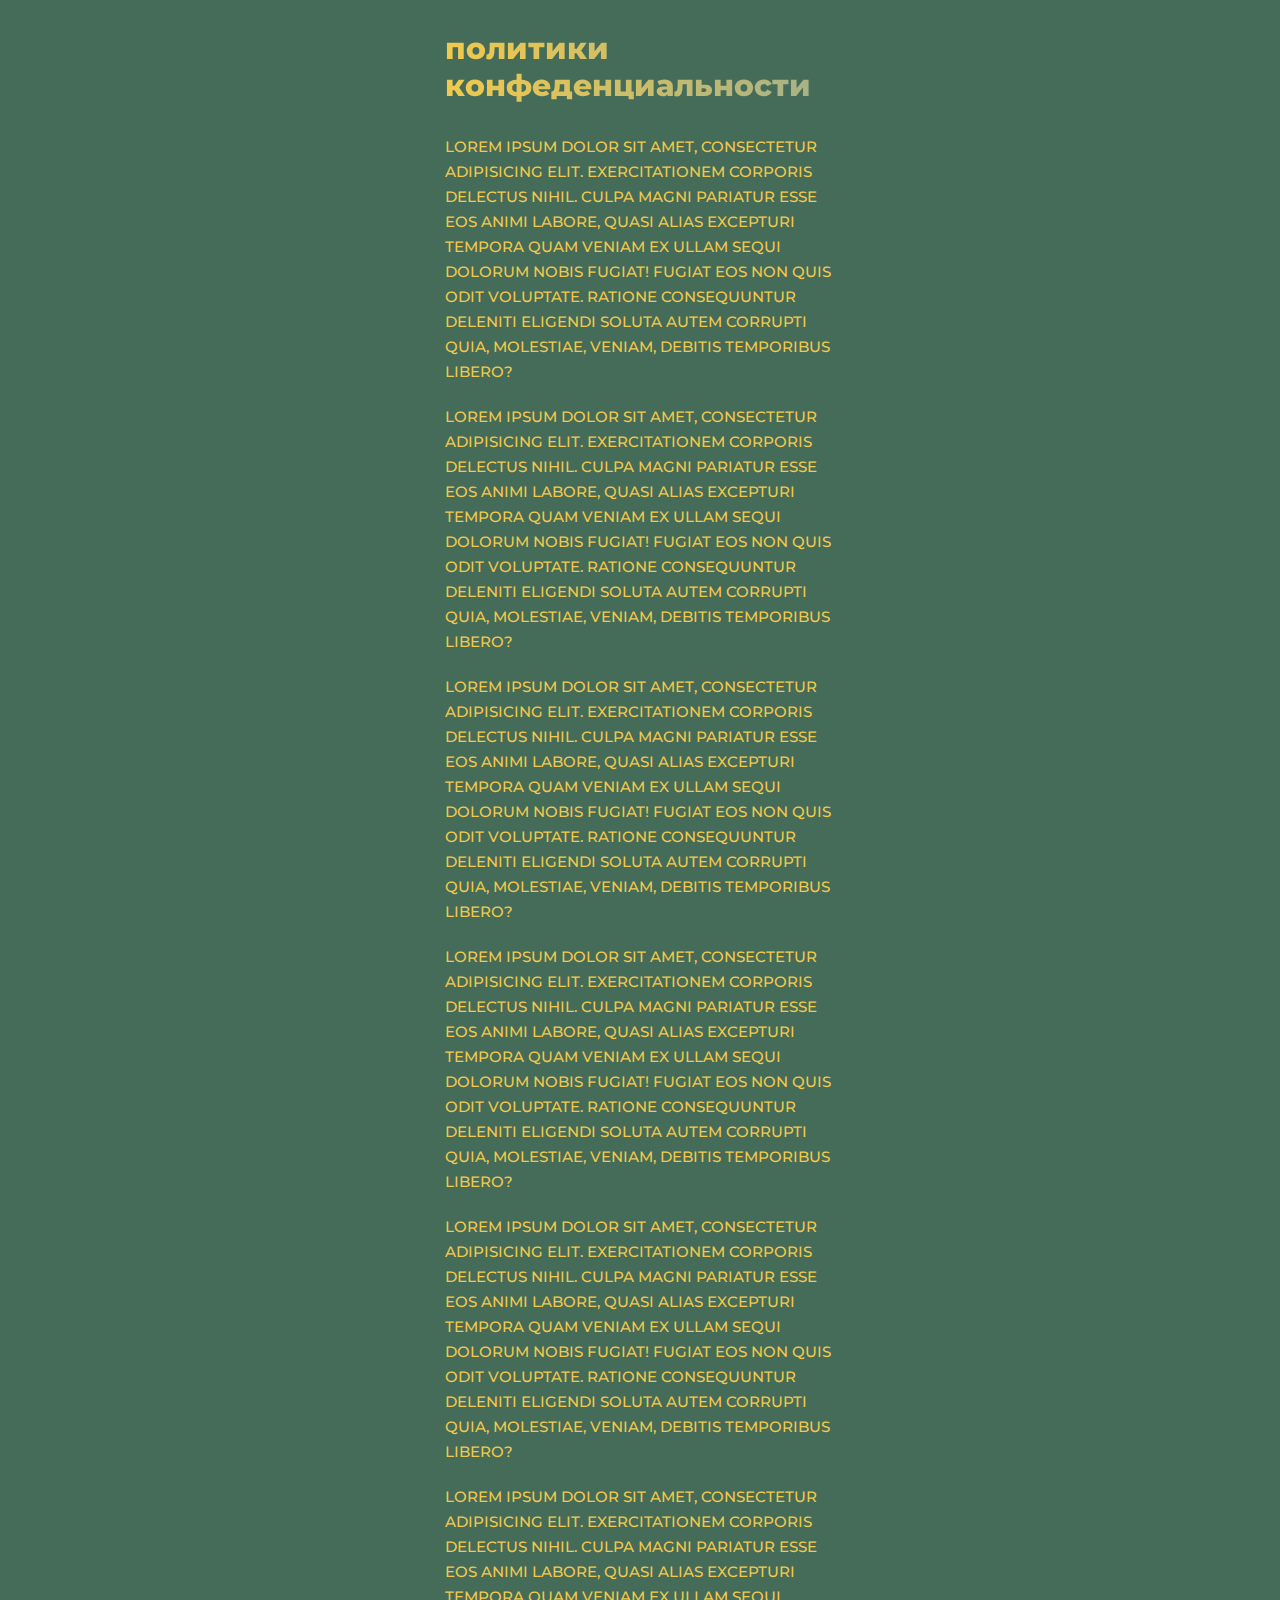
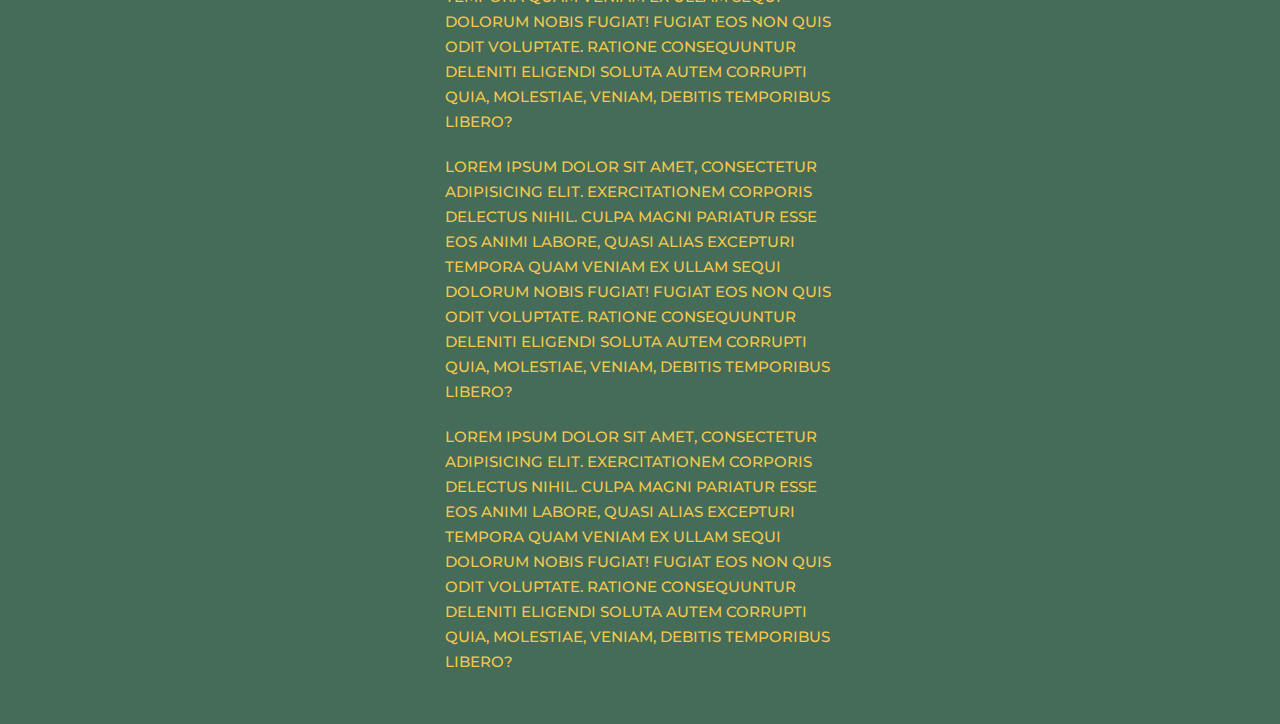
<file: policy.html>
<!DOCTYPE html>
<html lang="en">
<head>
    <meta charset="UTF-8">
    <meta name="viewport" content="width=device-width, initial-scale=1.0">
    <title>Yoga Course</title>
    <!-- css link -->
    <link rel="stylesheet" href="./css/style.css">
    <!-- css link -->
    <link rel="icon" href="./images/logo/header_logo.svg">
    <!-- fonts -->
    <link rel="preconnect" href="https://fonts.googleapis.com">
    <link rel="preconnect" href="https://fonts.gstatic.com" crossorigin>
    <link href="https://fonts.googleapis.com/css2?family=Montserrat:ital,wght@0,100..900;1,100..900&display=swap" rel="stylesheet">
    <!-- fonts -->
</head>
<body>
    <div class="wrapper">
        <div class="policy">
            <div class="main_container">
                <h6>
                    политики конфеденциальности
                </h6>
                <p>
                    Lorem ipsum dolor sit amet, consectetur adipisicing elit. Exercitationem corporis delectus nihil. Culpa magni pariatur esse eos animi labore, quasi alias excepturi tempora quam veniam ex ullam sequi dolorum nobis fugiat! Fugiat eos non quis odit voluptate. Ratione consequuntur deleniti eligendi soluta autem corrupti quia, molestiae, veniam, debitis temporibus libero?
                </p>
                <p>
                    Lorem ipsum dolor sit amet, consectetur adipisicing elit. Exercitationem corporis delectus nihil. Culpa magni pariatur esse eos animi labore, quasi alias excepturi tempora quam veniam ex ullam sequi dolorum nobis fugiat! Fugiat eos non quis odit voluptate. Ratione consequuntur deleniti eligendi soluta autem corrupti quia, molestiae, veniam, debitis temporibus libero?
                </p>
                <p>
                    Lorem ipsum dolor sit amet, consectetur adipisicing elit. Exercitationem corporis delectus nihil. Culpa magni pariatur esse eos animi labore, quasi alias excepturi tempora quam veniam ex ullam sequi dolorum nobis fugiat! Fugiat eos non quis odit voluptate. Ratione consequuntur deleniti eligendi soluta autem corrupti quia, molestiae, veniam, debitis temporibus libero?
                </p>
                <p>
                    Lorem ipsum dolor sit amet, consectetur adipisicing elit. Exercitationem corporis delectus nihil. Culpa magni pariatur esse eos animi labore, quasi alias excepturi tempora quam veniam ex ullam sequi dolorum nobis fugiat! Fugiat eos non quis odit voluptate. Ratione consequuntur deleniti eligendi soluta autem corrupti quia, molestiae, veniam, debitis temporibus libero?
                </p>
                <p>
                    Lorem ipsum dolor sit amet, consectetur adipisicing elit. Exercitationem corporis delectus nihil. Culpa magni pariatur esse eos animi labore, quasi alias excepturi tempora quam veniam ex ullam sequi dolorum nobis fugiat! Fugiat eos non quis odit voluptate. Ratione consequuntur deleniti eligendi soluta autem corrupti quia, molestiae, veniam, debitis temporibus libero?
                </p>
                <p>
                    Lorem ipsum dolor sit amet, consectetur adipisicing elit. Exercitationem corporis delectus nihil. Culpa magni pariatur esse eos animi labore, quasi alias excepturi tempora quam veniam ex ullam sequi dolorum nobis fugiat! Fugiat eos non quis odit voluptate. Ratione consequuntur deleniti eligendi soluta autem corrupti quia, molestiae, veniam, debitis temporibus libero?
                </p>
                <p>
                    Lorem ipsum dolor sit amet, consectetur adipisicing elit. Exercitationem corporis delectus nihil. Culpa magni pariatur esse eos animi labore, quasi alias excepturi tempora quam veniam ex ullam sequi dolorum nobis fugiat! Fugiat eos non quis odit voluptate. Ratione consequuntur deleniti eligendi soluta autem corrupti quia, molestiae, veniam, debitis temporibus libero?
                </p>
                <p>
                    Lorem ipsum dolor sit amet, consectetur adipisicing elit. Exercitationem corporis delectus nihil. Culpa magni pariatur esse eos animi labore, quasi alias excepturi tempora quam veniam ex ullam sequi dolorum nobis fugiat! Fugiat eos non quis odit voluptate. Ratione consequuntur deleniti eligendi soluta autem corrupti quia, molestiae, veniam, debitis temporibus libero?
                </p>
            </div>
        </div>
    </div>
</body>
</html>
</file>
<file: css/style.css>
* {
  margin: 0;
  padding: 0;
  box-sizing: border-box;
  list-style: none;
}

a {
  text-decoration: none;
  color: inherit;
  display: inline-block;
}

a:hover {
  color: inherit;
}

img {
  max-width: 100%;
}

span, label {
  display: inline-block;
}

html {
  scroll-behavior: smooth;
}

body {
  font-family: "Montserrat", sans-serif;
  font-style: normal;
}

input {
  outline: none;
}

button {
  border: none;
  cursor: pointer;
  background: transparent;
  outline: 0 !important;
}

address {
  font-style: normal;
}

.wrapper {
  width: 100%;
  overflow: hidden;
  position: relative;
}

.main_container {
  max-width: 430px;
  padding: 0 20px;
  margin: 0 auto;
}

.main_btn {
  width: 100%;
  height: 86px;
  color: rgb(39, 40, 44);
  font-size: 20px;
  font-weight: 700;
  line-height: 24px;
  text-align: left;
  text-transform: uppercase;
  display: flex;
  align-items: center;
  justify-content: center;
  gap: 20px;
  border-radius: 23.5px;
  box-shadow: 0px 0px 2px 3px rgb(253, 255, 166);
  background: rgb(242, 201, 76);
}

main {
  background: rgb(69, 107, 89);
}
main header {
  padding-top: 15px;
}
main h6 {
  color: rgb(242, 201, 76);
  font-size: 19px;
  font-weight: 700;
  line-height: 50px;
  text-transform: uppercase;
}
main h5 {
  background: linear-gradient(90deg, rgb(242, 201, 76), rgb(163, 177, 138));
  -webkit-background-clip: text;
  -webkit-text-fill-color: transparent;
  background-clip: text;
  text-fill-color: transparent;
  font-size: 30px;
  font-weight: 800;
  line-height: 37px;
  margin-bottom: 9px;
}
main p {
  color: rgb(242, 201, 76);
  font-size: 24px;
  font-weight: 500;
  line-height: 29px;
  margin-bottom: 27px;
}
main .main_btn {
  margin-bottom: 16px;
}
main .two_title {
  transform: translateY(5px);
  text-align: center;
  color: rgb(242, 201, 76) !important;
  font-size: 30px;
  font-weight: 700;
  line-height: 30px;
  text-transform: uppercase;
  margin-bottom: 0;
}
main del {
  display: block;
  color: rgb(255, 255, 255);
  font-size: 30px;
  font-weight: 300;
  line-height: 50px;
  text-align: center;
  text-transform: uppercase;
  margin-bottom: 10px;
}
main .under_title {
  color: rgb(242, 201, 76);
  font-size: 19px;
  font-weight: 700;
  line-height: 25px;
  text-transform: uppercase;
  margin-bottom: 16px;
}
main .home_img {
  margin-bottom: 16px;
}

.course {
  padding: 40px 0;
  background-image: url("../images/pattern_bg.png");
}
.course h6 {
  color: rgb(69, 107, 89);
  font-size: 30px;
  font-weight: 800;
  line-height: 37px;
  margin-bottom: 14px;
}
.course ul {
  display: flex;
  flex-direction: column;
  gap: 20px;
}
.course ul li {
  list-style-position: inside;
  list-style-type: disc;
  color: rgb(69, 107, 89);
  font-size: 15px;
  font-weight: 700;
  line-height: 25px;
  letter-spacing: 0%;
  text-transform: uppercase;
}

.course_under {
  background: rgb(69, 107, 89);
  padding: 20px 0;
}
.course_under .course_under_img {
  text-align: center;
  position: relative;
}
.course_under .course_under_img .course_under_main_icon {
  position: absolute;
  right: 0;
  bottom: -18px;
  width: 120px;
}
.course_under .course_under_img .course_position_icon {
  position: absolute;
  left: 0;
  top: -51px;
}
.course_under .course_text {
  margin-top: 15px;
  display: flex;
  flex-direction: column;
  gap: 20px;
}
.course_under .course_text p {
  color: rgb(242, 201, 76);
  font-size: 16px;
  font-weight: 500;
  line-height: 20px;
}

.advantages_course {
  padding: 32px 0;
}
.advantages_course h6 {
  color: rgb(69, 107, 89);
  font-size: 30px;
  font-weight: 800;
  line-height: 37px;
  margin-bottom: 21px;
}
.advantages_course p {
  color: rgb(69, 107, 89);
  font-size: 20px;
  font-weight: 600;
  line-height: 24px;
  margin-bottom: 27px;
}
.advantages_course .advantages_course_cards {
  display: flex;
  flex-direction: column;
  gap: 24px;
}
.advantages_course .advantages_course_card {
  padding: 30px 17px 27px 17px;
  max-width: 336px;
  margin: 0 auto;
  text-align: center;
  border: 1px solid rgb(212, 203, 194);
  border-radius: 10px;
  background: rgb(69, 107, 89);
}
.advantages_course .advantages_course_card img {
  margin-bottom: 23px;
}
.advantages_course .advantages_course_card h5 {
  margin-bottom: 23px;
  color: rgb(242, 201, 76);
  font-size: 20px;
  font-weight: 500;
  line-height: 24px;
}
.advantages_course .advantages_course_card p {
  color: rgb(242, 201, 76);
  font-size: 15px;
  font-weight: 700;
  line-height: 25px;
  letter-spacing: 0%;
  text-transform: uppercase;
  margin-bottom: 0;
}
.advantages_course .coral {
  border: 1px solid rgb(212, 203, 194);
  background: rgb(200, 178, 154);
}
.advantages_course .coral h5 {
  color: rgb(69, 107, 89);
}
.advantages_course .coral p {
  color: rgb(69, 107, 89);
}
.advantages_course .advantages_course_main_img {
  text-align: center;
  margin: 40px auto 28px auto;
}

.author {
  padding-bottom: 34px;
}
.author h6 {
  color: rgb(69, 107, 89);
  font-size: 30px;
  font-weight: 800;
  line-height: 37px;
  margin-bottom: 7px;
}
.author p {
  margin-top: 25px;
  color: rgb(69, 107, 89);
  font-size: 20px;
  font-weight: 600;
  line-height: 24px;
}
.author .author_title {
  margin-bottom: 7px;
}
.author .author_card img {
  display: block;
  margin: 0 auto 35px auto;
}
.author .author_card p {
  color: rgb(0, 0, 0);
  font-size: 15px;
  font-weight: 500;
  line-height: 25px;
  text-transform: uppercase;
}
.author .author_text_right {
  margin: 28px 0;
  color: rgb(0, 0, 0);
  font-size: 15px;
  font-weight: 500;
  line-height: 25px;
  text-align: right;
  text-transform: uppercase;
}
.author .author_card_img {
  text-align: center;
  position: relative;
}
.author .author_card_img .author_icon {
  position: absolute;
  bottom: 0;
  right: 0;
  width: 87px;
}
.author .author_card_two p {
  color: rgb(0, 0, 0);
  font-size: 15px;
  font-weight: 500;
  line-height: 25px;
  text-transform: uppercase;
}

.course_program h6 {
  color: rgb(69, 107, 89);
  font-size: 30px;
  font-weight: 800;
  line-height: 37px;
  margin-bottom: 30px;
}
.course_program .course_program_bottom p {
  padding: 36px 0 28px 0;
  color: rgb(69, 107, 89);
  font-size: 19px;
  font-weight: 700;
  line-height: 25px;
  text-transform: uppercase;
}
.course_program .course_program_cards {
  display: flex;
  flex-direction: column;
  gap: 20px;
}
.course_program .course_program_card {
  padding: 6px 16px;
  border: 1px solid rgb(212, 203, 194);
  border-radius: 10px;
  background: rgb(69, 107, 89);
}
.course_program .course_program_card h5 {
  color: rgb(242, 201, 76);
  font-size: 15px;
  font-weight: 700;
  line-height: 25px;
  text-align: center;
  text-transform: uppercase;
  margin-bottom: 6px;
}
.course_program .course_program_card .course_program_card_in {
  display: flex;
  align-items: start;
  gap: 15px;
}
.course_program .course_program_card .course_program_card_left img {
  min-width: 164px;
}
.course_program .course_program_card .course_program_card_left h4 {
  text-align: center;
  margin-top: 5px;
  color: rgb(242, 201, 76);
  font-size: 15px;
  font-weight: 700;
  line-height: 25px;
  text-transform: uppercase;
}
.course_program .course_program_card .course_program_card_right p {
  color: rgb(242, 201, 76);
  font-size: 15px;
  font-weight: 500;
  line-height: 20px;
}

.pass_well {
  background: rgb(212, 203, 194);
  padding: 30px 0;
}
.pass_well h6 {
  color: rgb(69, 107, 89);
  font-size: 30px;
  font-weight: 800;
  line-height: 37px;
  margin-bottom: 25px;
}
.pass_well .pass_well_cards {
  display: flex;
  flex-direction: column;
  gap: 30px;
}
.pass_well .pass_well_card img {
  display: block;
  margin: 0 auto;
}
.pass_well .pass_well_card h6 {
  margin-top: 18px;
  margin-bottom: 0;
  color: rgb(69, 107, 89);
  font-size: 17px;
  font-weight: 700;
  line-height: 21px;
}
.pass_well .pass_well_card p {
  margin-top: 19px;
  color: rgb(69, 107, 89);
  font-size: 15px;
  font-weight: 500;
  line-height: 20px;
  text-transform: uppercase;
}

.vidguki {
  padding: 35px 0 45px 0;
  background: rgb(69, 107, 89);
}
.vidguki h6 {
  margin-bottom: 58px;
  color: rgb(242, 201, 76);
  font-size: 30px;
  font-weight: 800;
  line-height: 37px;
}
.vidguki .vidguki_cards {
  display: flex;
  flex-direction: column;
  gap: 30px;
}

.powered {
  padding: 35px 0;
}
.powered .main_container {
  position: relative;
}
.powered .powered_icon_top {
  position: absolute;
  top: -36px;
  right: -65px;
}
.powered .powered_icon_center {
  position: absolute;
  top: 520px;
  right: 0;
}
.powered h6 {
  position: relative;
  z-index: 2;
  color: rgb(69, 107, 89);
  font-size: 30px;
  font-weight: 800;
  line-height: 37px;
  margin-bottom: 20px;
}
.powered .powered_cards {
  position: relative;
  z-index: 2;
  display: flex;
  flex-direction: column;
  gap: 20px;
}
.powered .powered_card h6 {
  color: rgb(69, 107, 89);
  font-size: 17px;
  font-weight: 700;
  line-height: 21px;
}
.powered .powered_card p {
  margin-top: 12px;
  color: rgb(69, 107, 89);
  font-size: 15px;
  font-weight: 500;
  line-height: 20px;
  text-transform: uppercase;
}

.tired {
  padding: 35px 0;
  background: rgb(69, 107, 89);
}
.tired h6 {
  color: rgb(242, 201, 76);
  font-size: 30px;
  font-weight: 800;
  line-height: 37px;
  text-transform: uppercase;
  margin-bottom: 20px;
}
.tired ul {
  display: flex;
  flex-direction: column;
  gap: 20px;
  margin-bottom: 25px;
}
.tired ul li {
  list-style-type: disc;
  list-style-position: inside;
  color: rgb(255, 255, 255);
  font-size: 17px;
  font-weight: 500;
  line-height: 21px;
}
.tired p {
  color: rgb(242, 201, 76);
  font-size: 17px;
  font-weight: 500;
  line-height: 21px;
  margin-bottom: 23px;
}
.tired p span {
  display: block;
  margin-bottom: 20px;
}
.tired .tired_cards {
  text-align: center;
  display: flex;
  flex-direction: column;
  gap: 25px;
}
.tired .tired_cards h6 {
  margin-bottom: 0;
}
.tired .tired_cards del {
  color: rgb(255, 255, 255);
  font-size: 30px;
  font-weight: 300;
  line-height: 50px;
  text-decoration-line: line-through;
  text-transform: uppercase;
  margin-bottom: 10px;
}
.tired .tired_cards h5 {
  color: rgb(255, 255, 255);
  font-size: 30px;
  font-weight: 300;
  line-height: 50px;
  text-transform: uppercase;
}

.warranty {
  padding: 35px 0;
}
.warranty h6 {
  color: rgb(69, 107, 89);
  font-size: 30px;
  font-weight: 800;
  line-height: 37px;
}
.warranty p {
  margin-top: 20px;
  color: rgb(69, 107, 89);
  font-size: 15px;
  font-weight: 600;
  line-height: 20px;
  text-transform: uppercase;
}

.yogo_bottom {
  padding: 35px 0;
  background: rgb(212, 203, 194);
}
.yogo_bottom img {
  display: block;
  margin: 0 auto 20px auto;
}
.yogo_bottom ul {
  position: relative;
  display: flex;
  flex-direction: column;
  gap: 20px;
  margin-bottom: 37px;
}
.yogo_bottom ul img {
  position: absolute;
  top: -25px;
  right: -40px;
}
.yogo_bottom ul li {
  position: relative;
  z-index: 2;
  color: rgb(69, 107, 89);
  font-size: 17px;
  font-weight: 600;
  line-height: 21px;
}
.yogo_bottom .yogo_bottom_in {
  text-align: center;
}
.yogo_bottom .yogo_bottom_in h6 {
  color: rgb(69, 107, 89);
  font-size: 30px;
  font-weight: 700;
  line-height: 16px;
  text-transform: uppercase;
}
.yogo_bottom .yogo_bottom_in del {
  color: rgb(69, 107, 89);
  font-size: 30px;
  font-weight: 300;
  line-height: 50px;
  text-decoration-line: line-through;
  text-transform: uppercase;
  margin-bottom: 10px;
}
.yogo_bottom .yogo_bottom_in .main_btn img {
  margin: 0;
}

footer {
  padding: 30px 0;
  background: rgb(193, 167, 140);
}
footer ul {
  display: flex;
  flex-direction: column;
  gap: 12px;
}
footer ul li {
  color: rgb(69, 107, 89);
  font-size: 15px;
  font-weight: 400;
  line-height: 20px;
  text-transform: uppercase;
}
footer ul .social_media {
  display: flex;
  align-items: center;
  gap: 9px;
}
footer ul .pay {
  display: flex;
  align-items: center;
  gap: 16px;
}

.policy {
  background: rgb(69, 107, 89);
  padding: 30px 0;
}
.policy h6 {
  background: linear-gradient(90deg, rgb(242, 201, 76), rgb(163, 177, 138));
  -webkit-background-clip: text;
  -webkit-text-fill-color: transparent;
  background-clip: text;
  text-fill-color: transparent;
  font-size: 30px;
  font-weight: 800;
  line-height: 37px;
  margin-bottom: 30px;
}
.policy p {
  color: rgb(242, 201, 76);
  font-size: 15px;
  font-weight: 500;
  line-height: 25px;
  text-transform: uppercase;
  margin-bottom: 20px;
}/*# sourceMappingURL=style.css.map */
</file>
